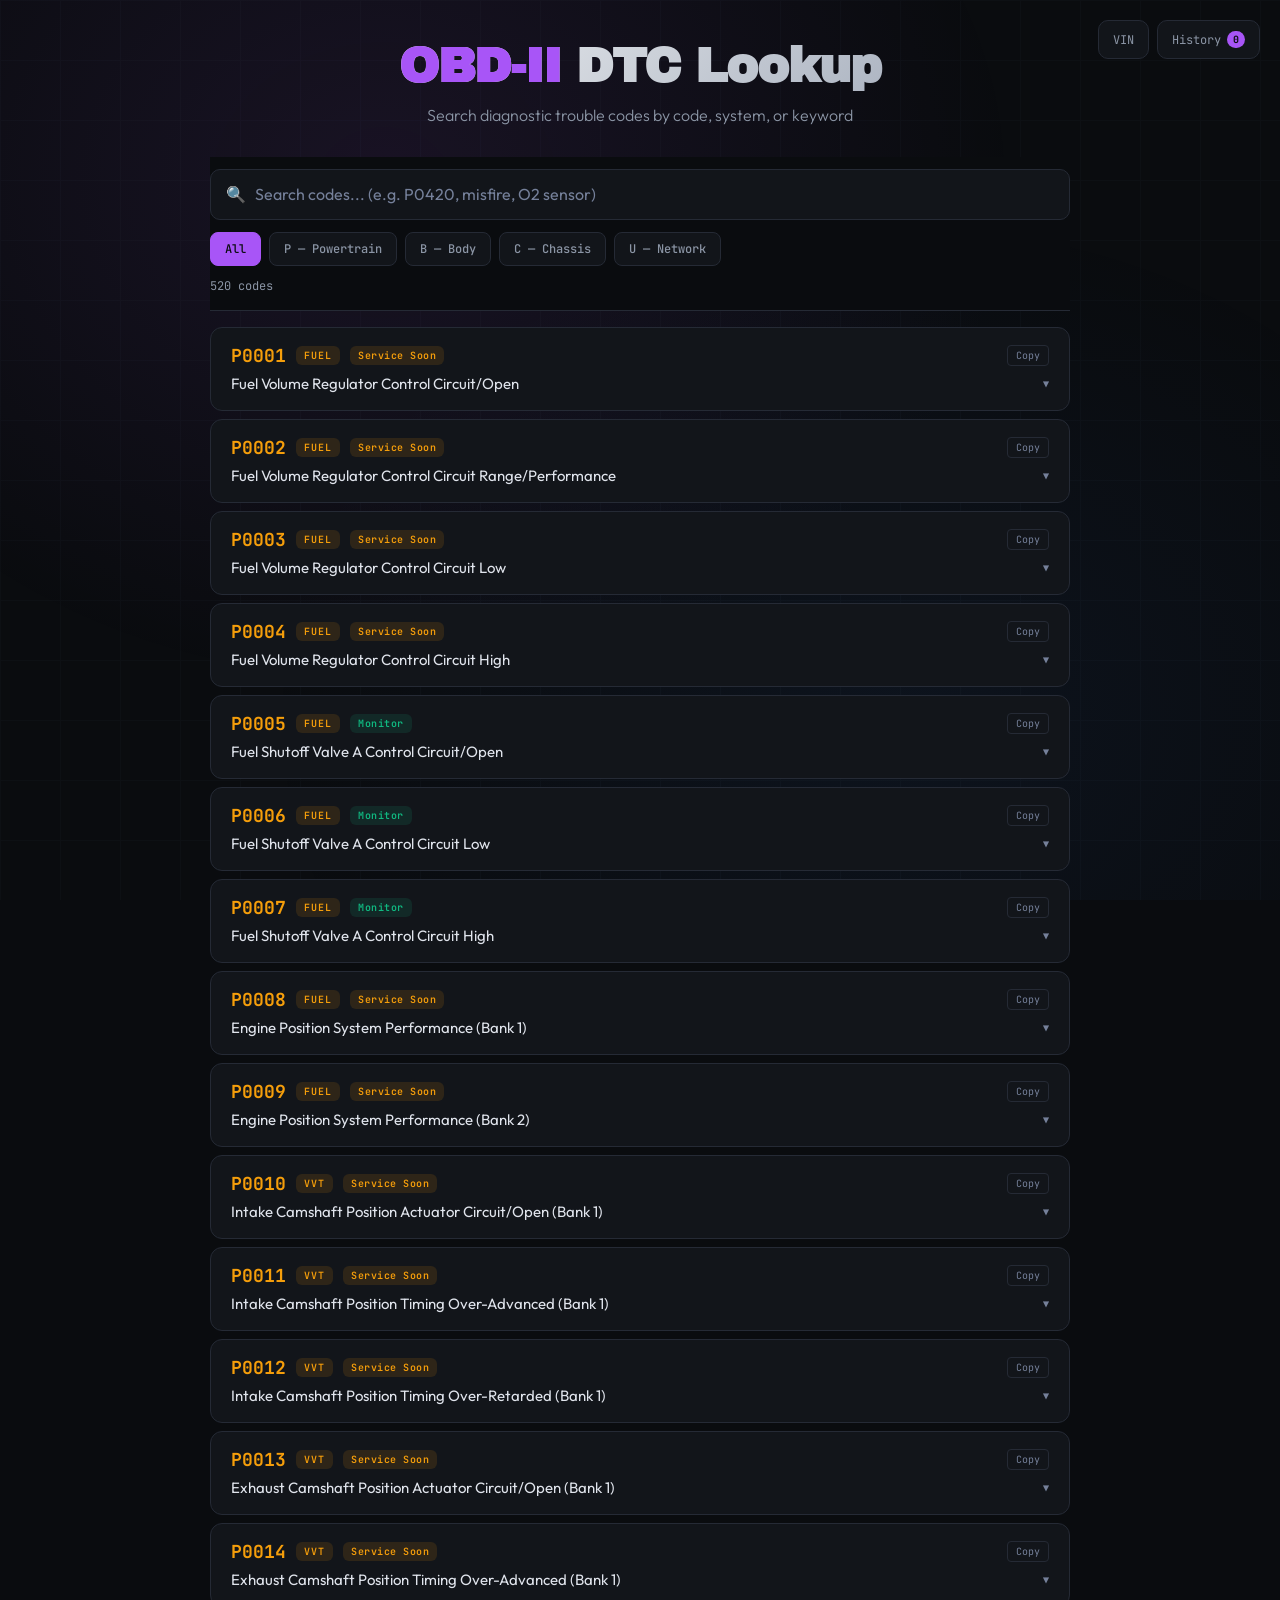
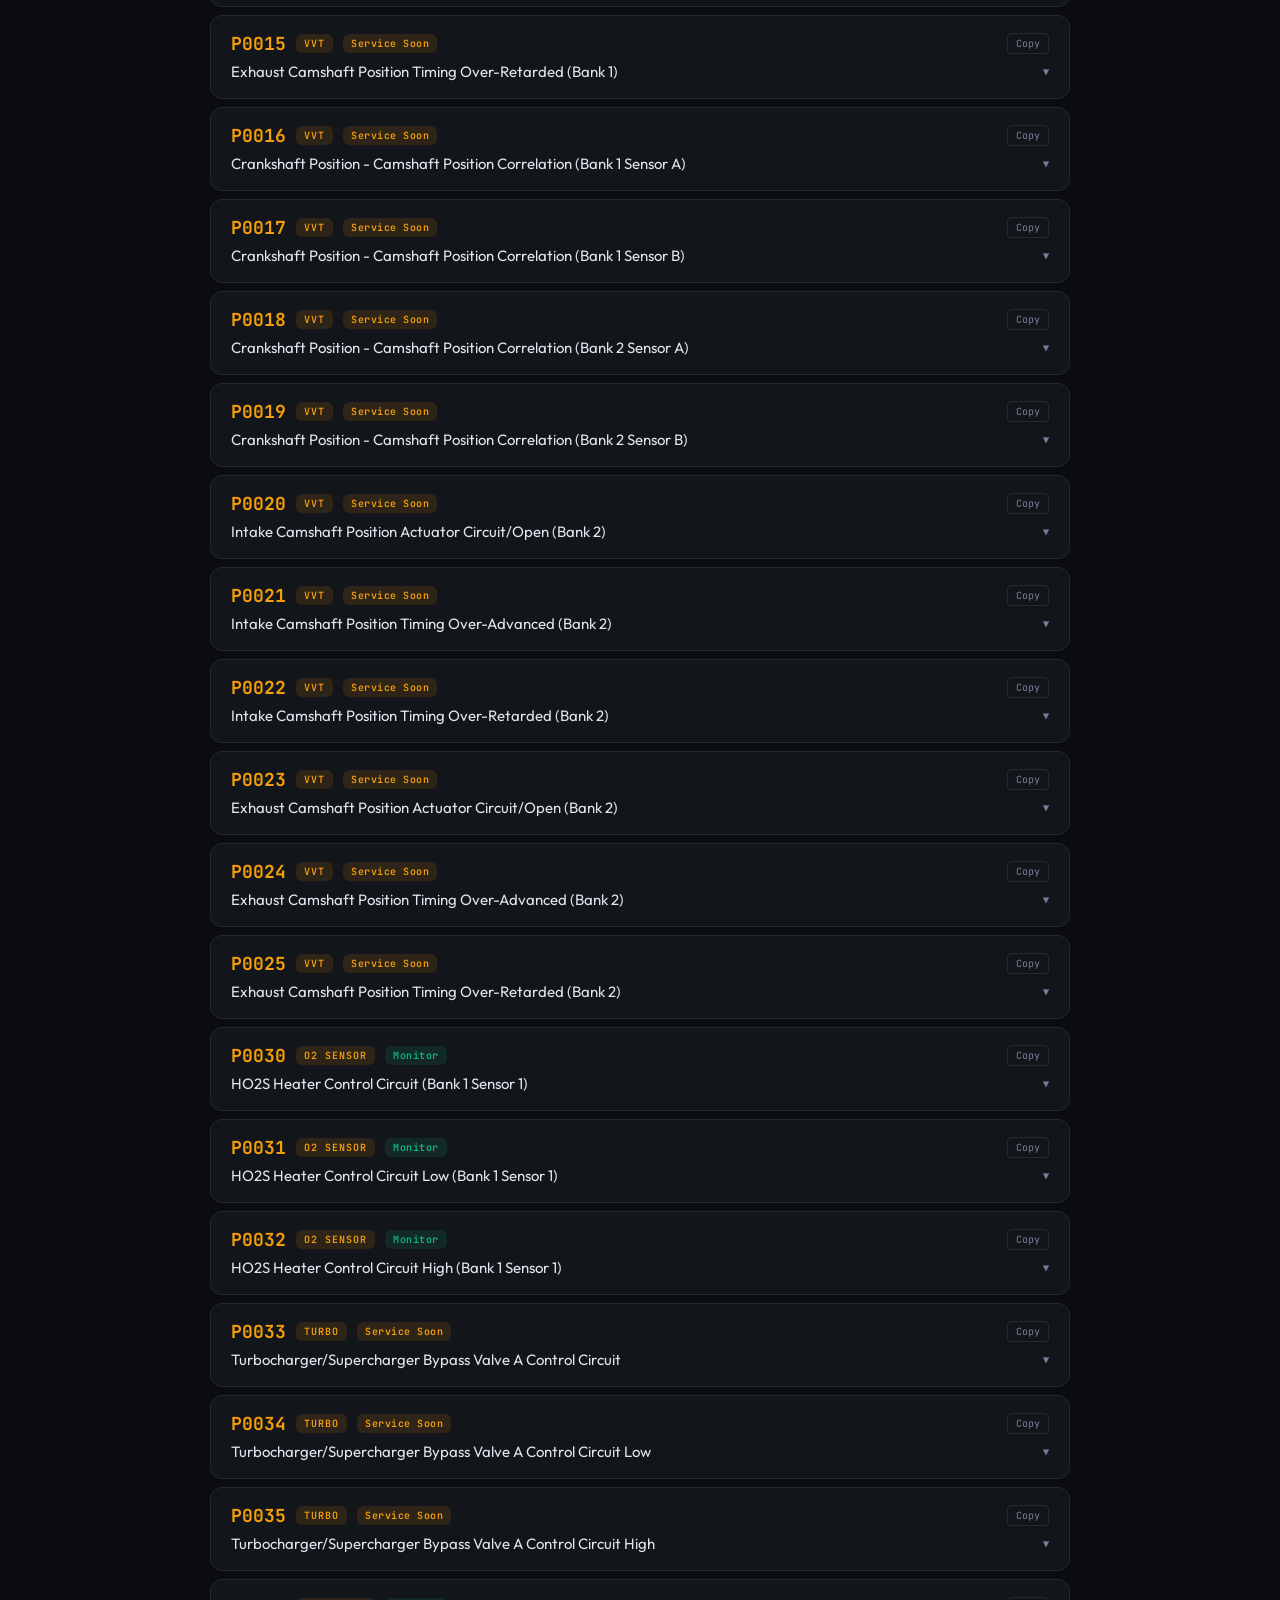
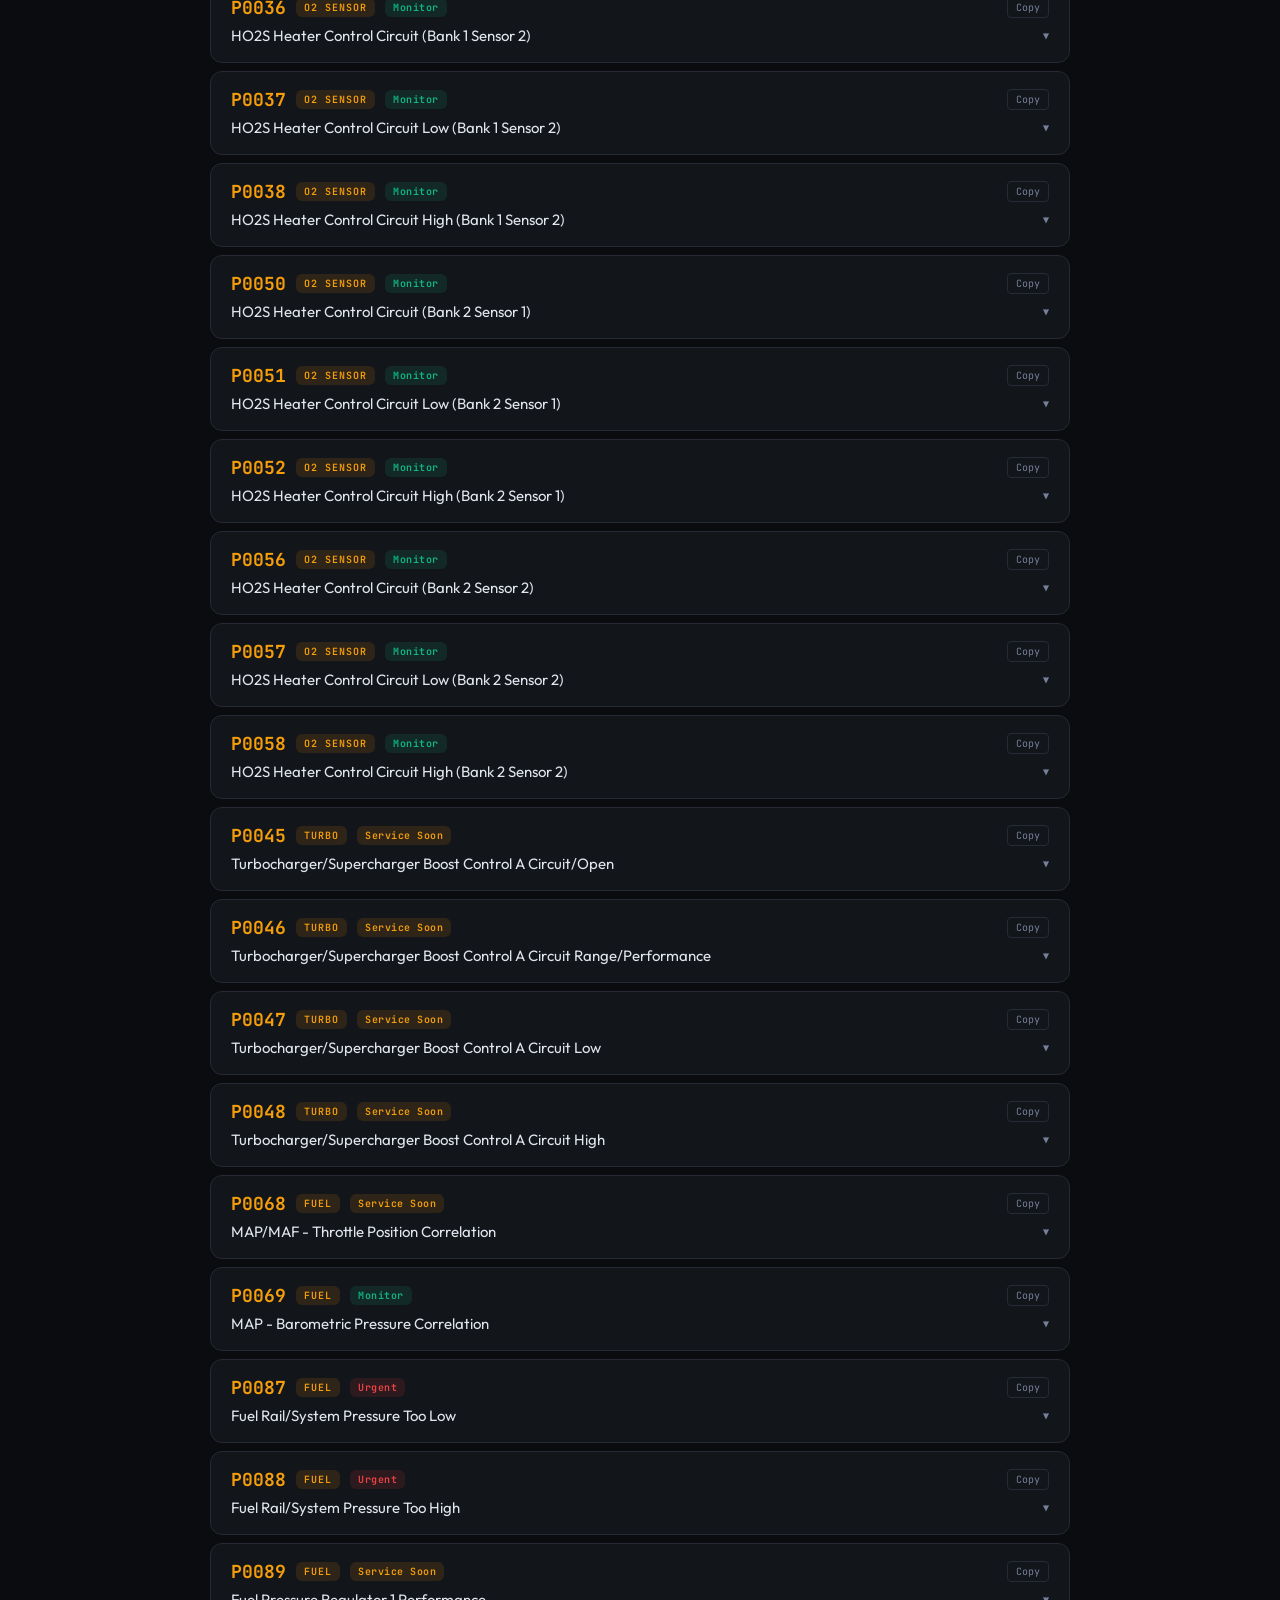
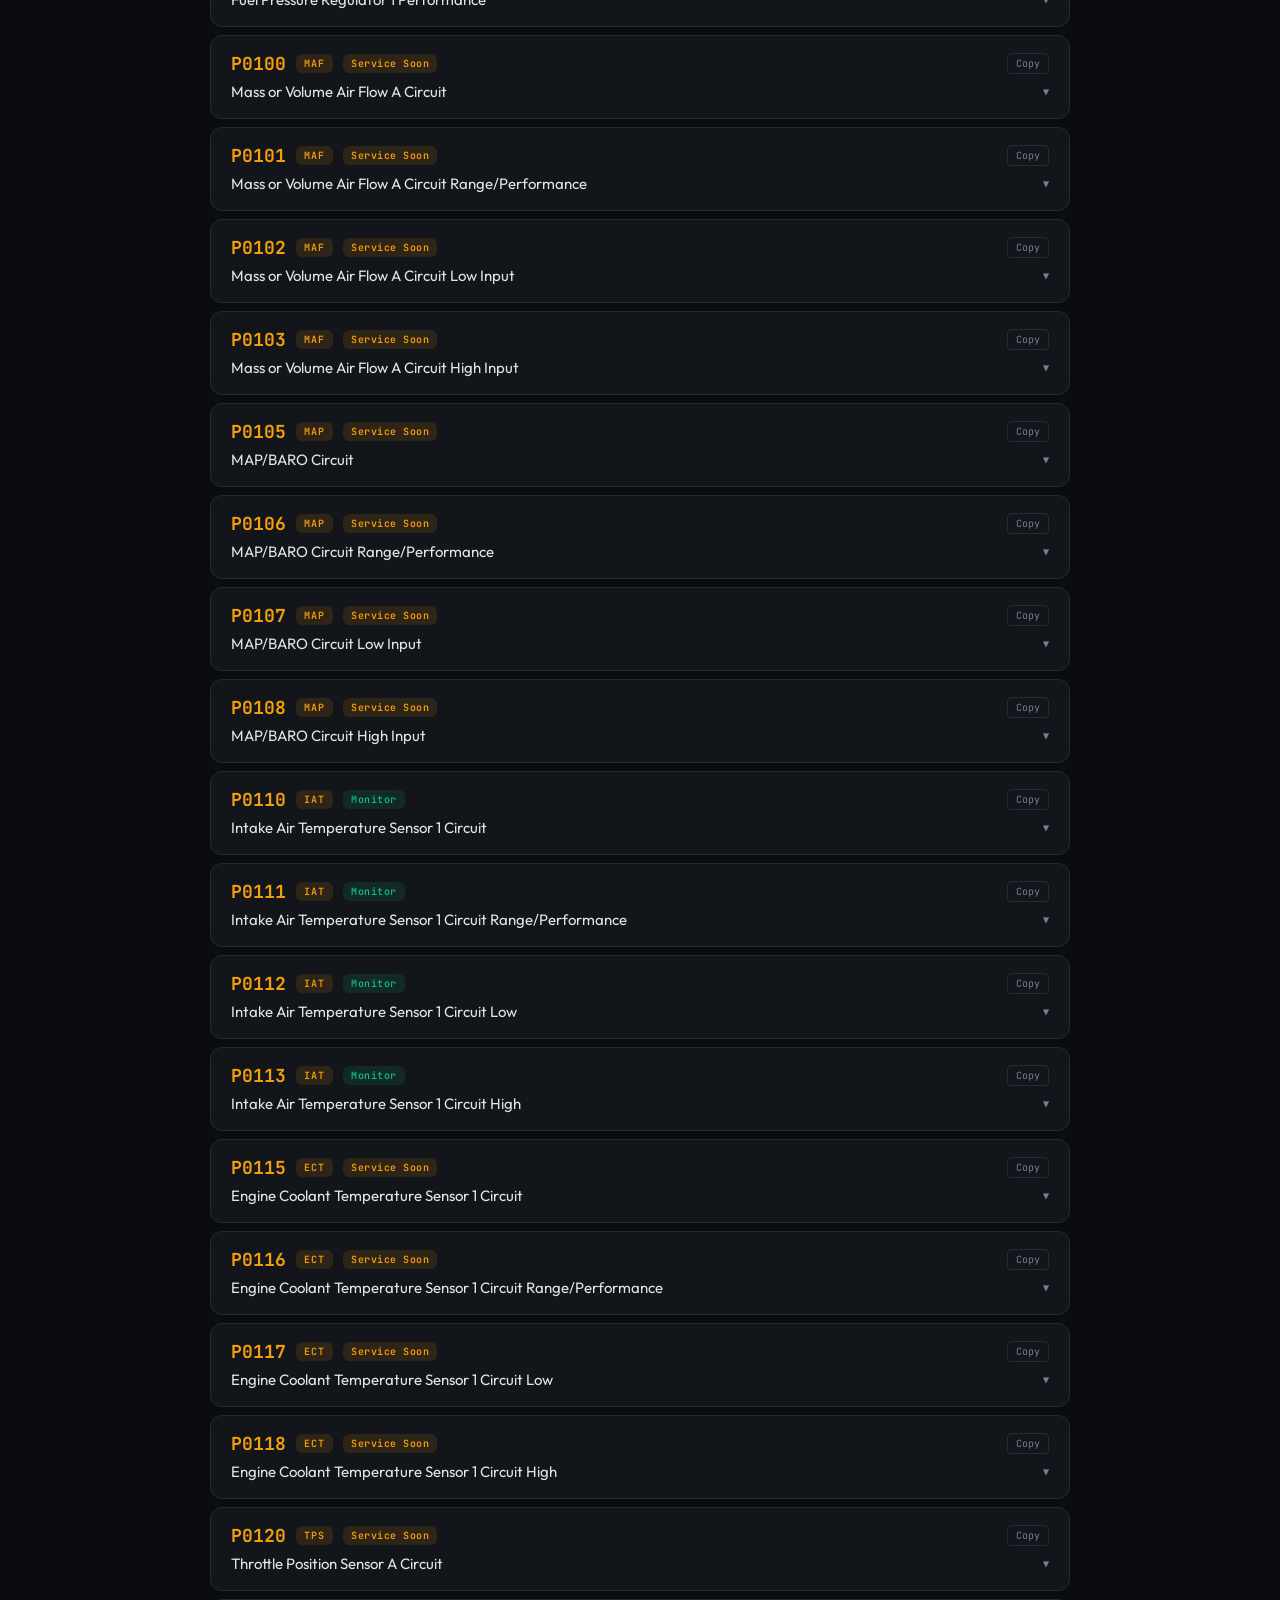
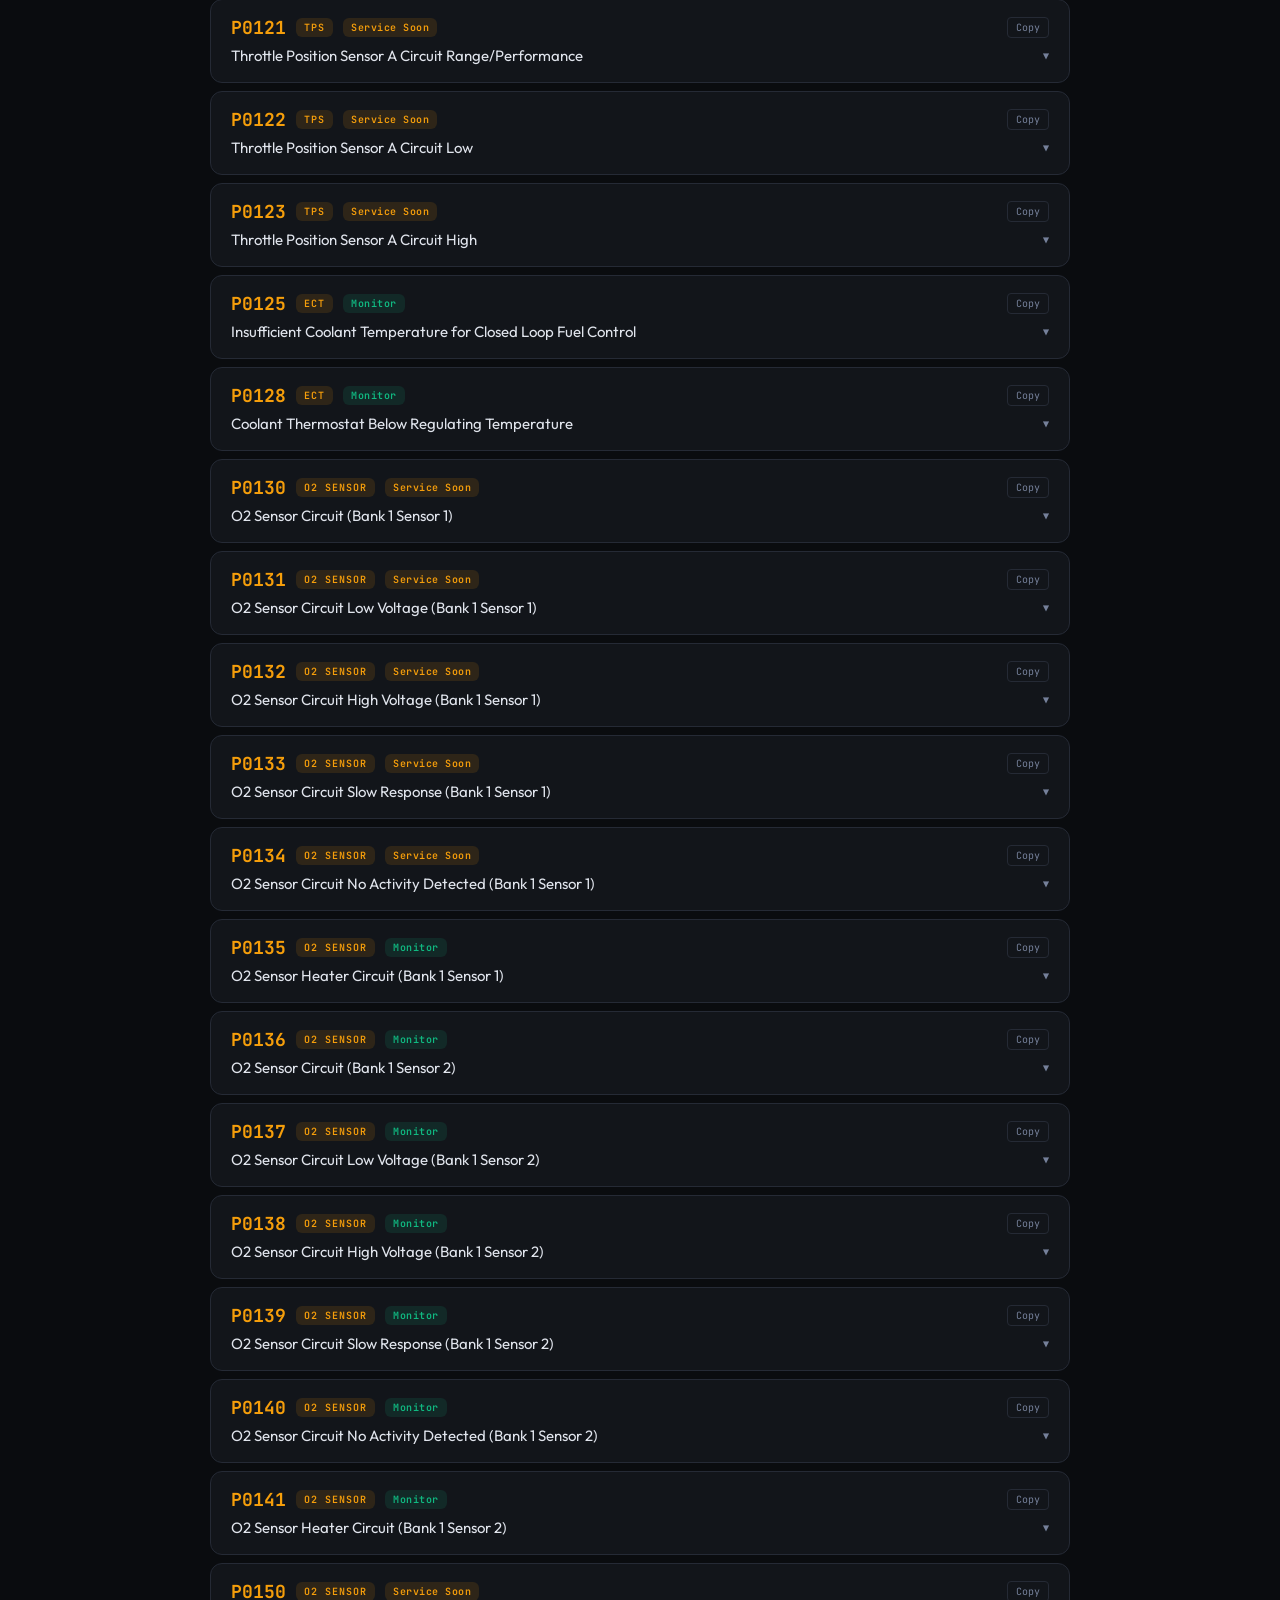
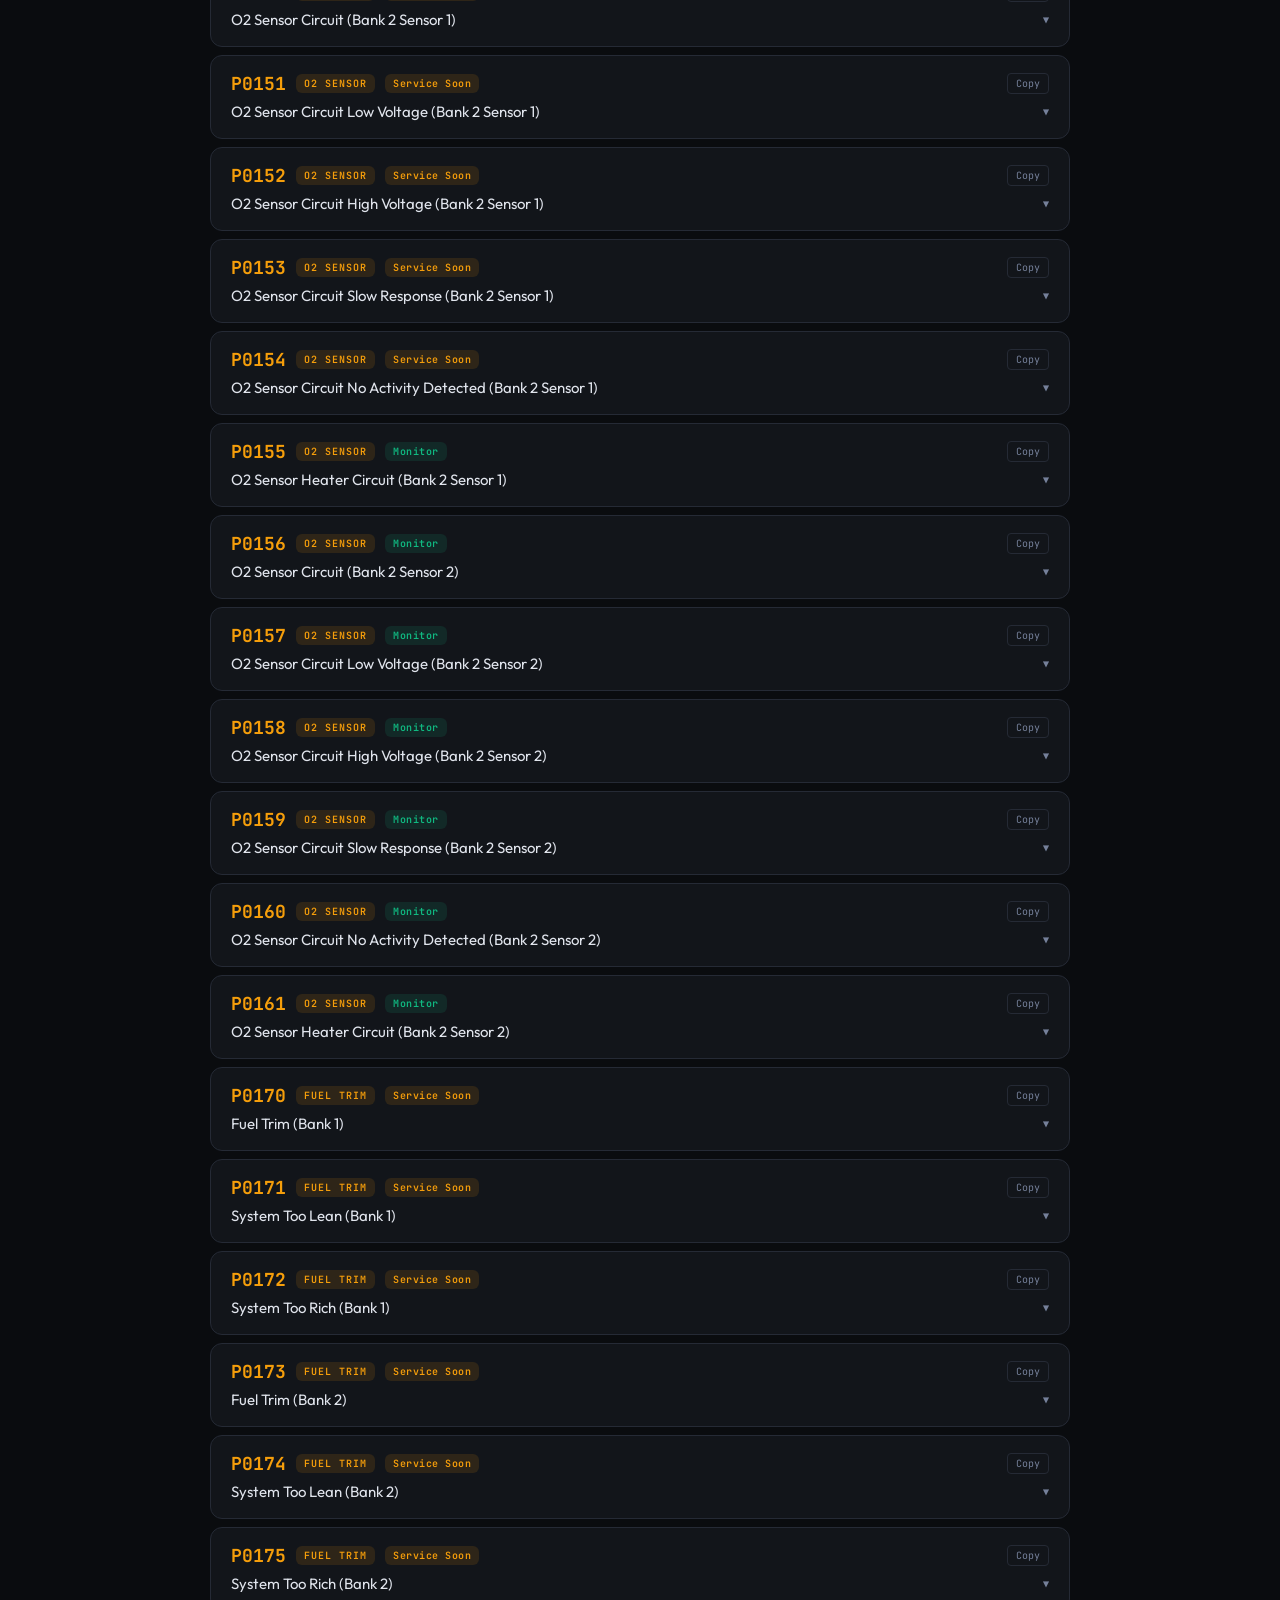
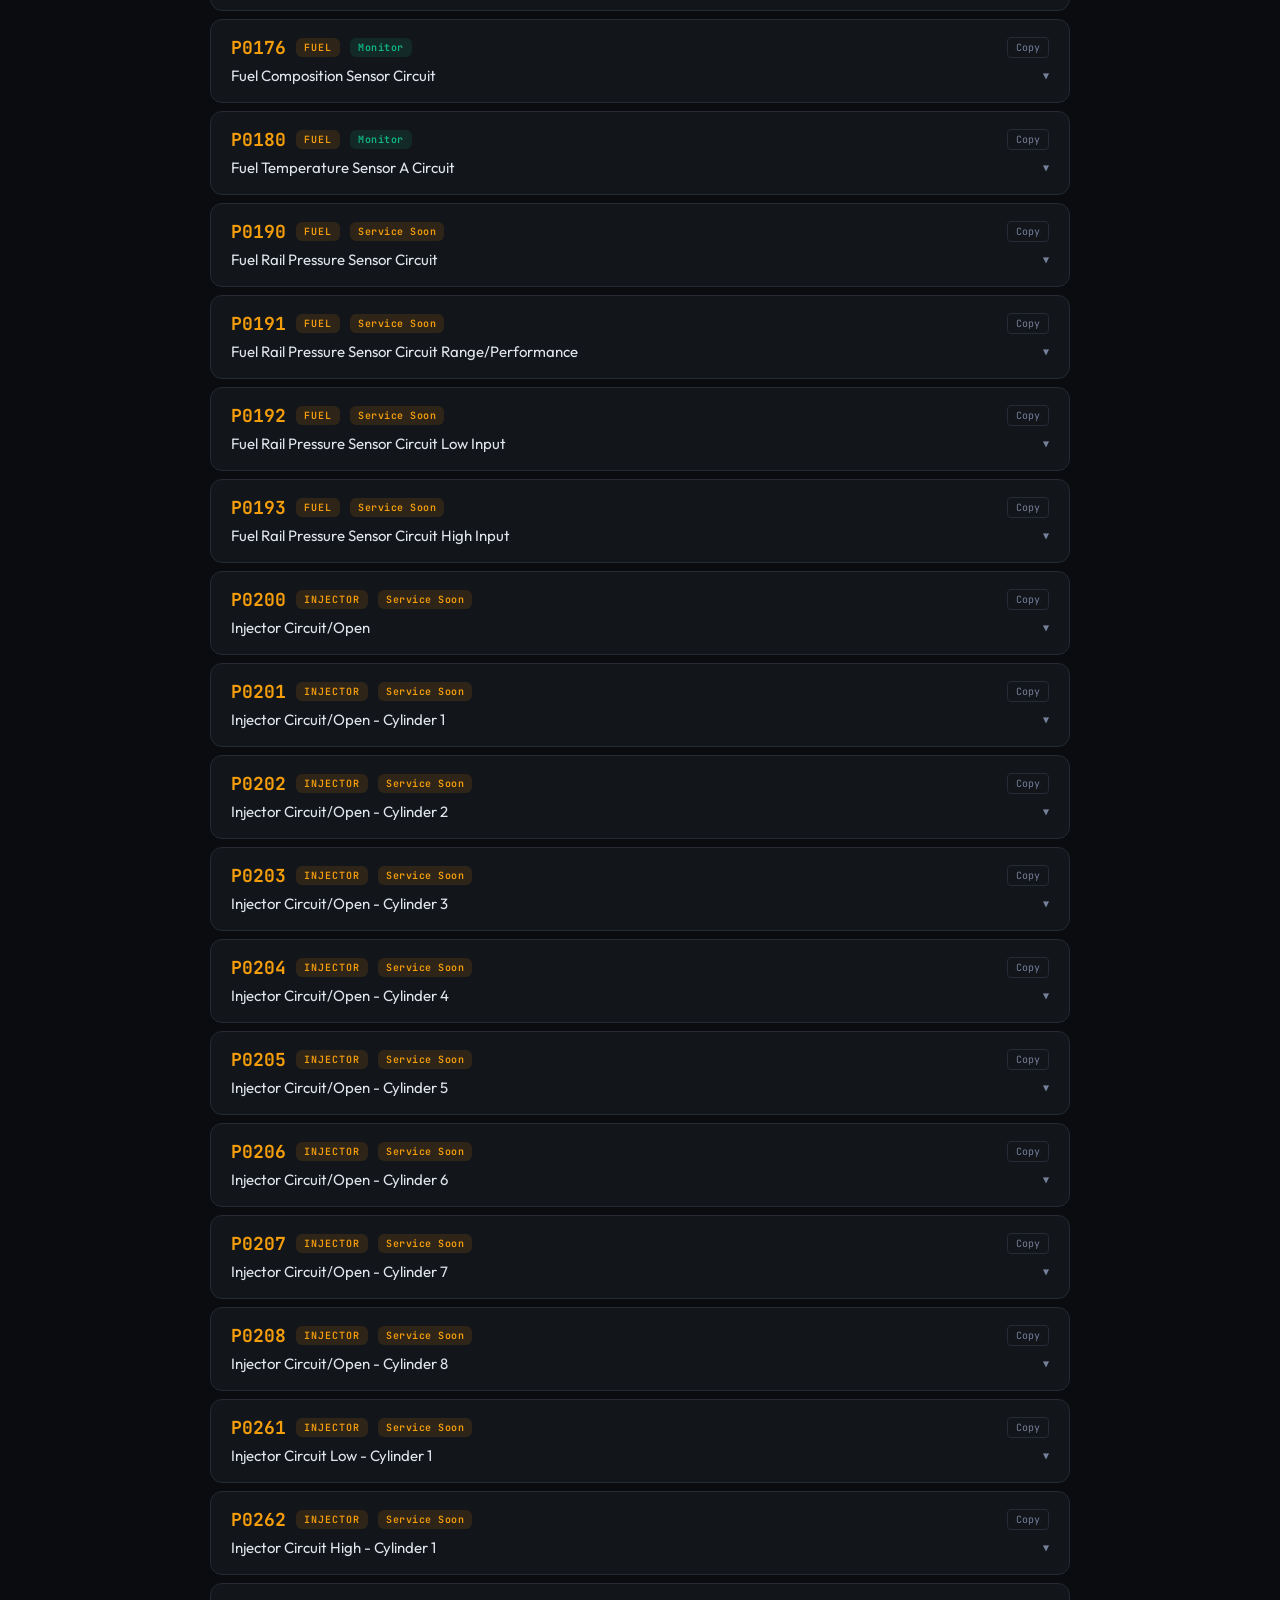
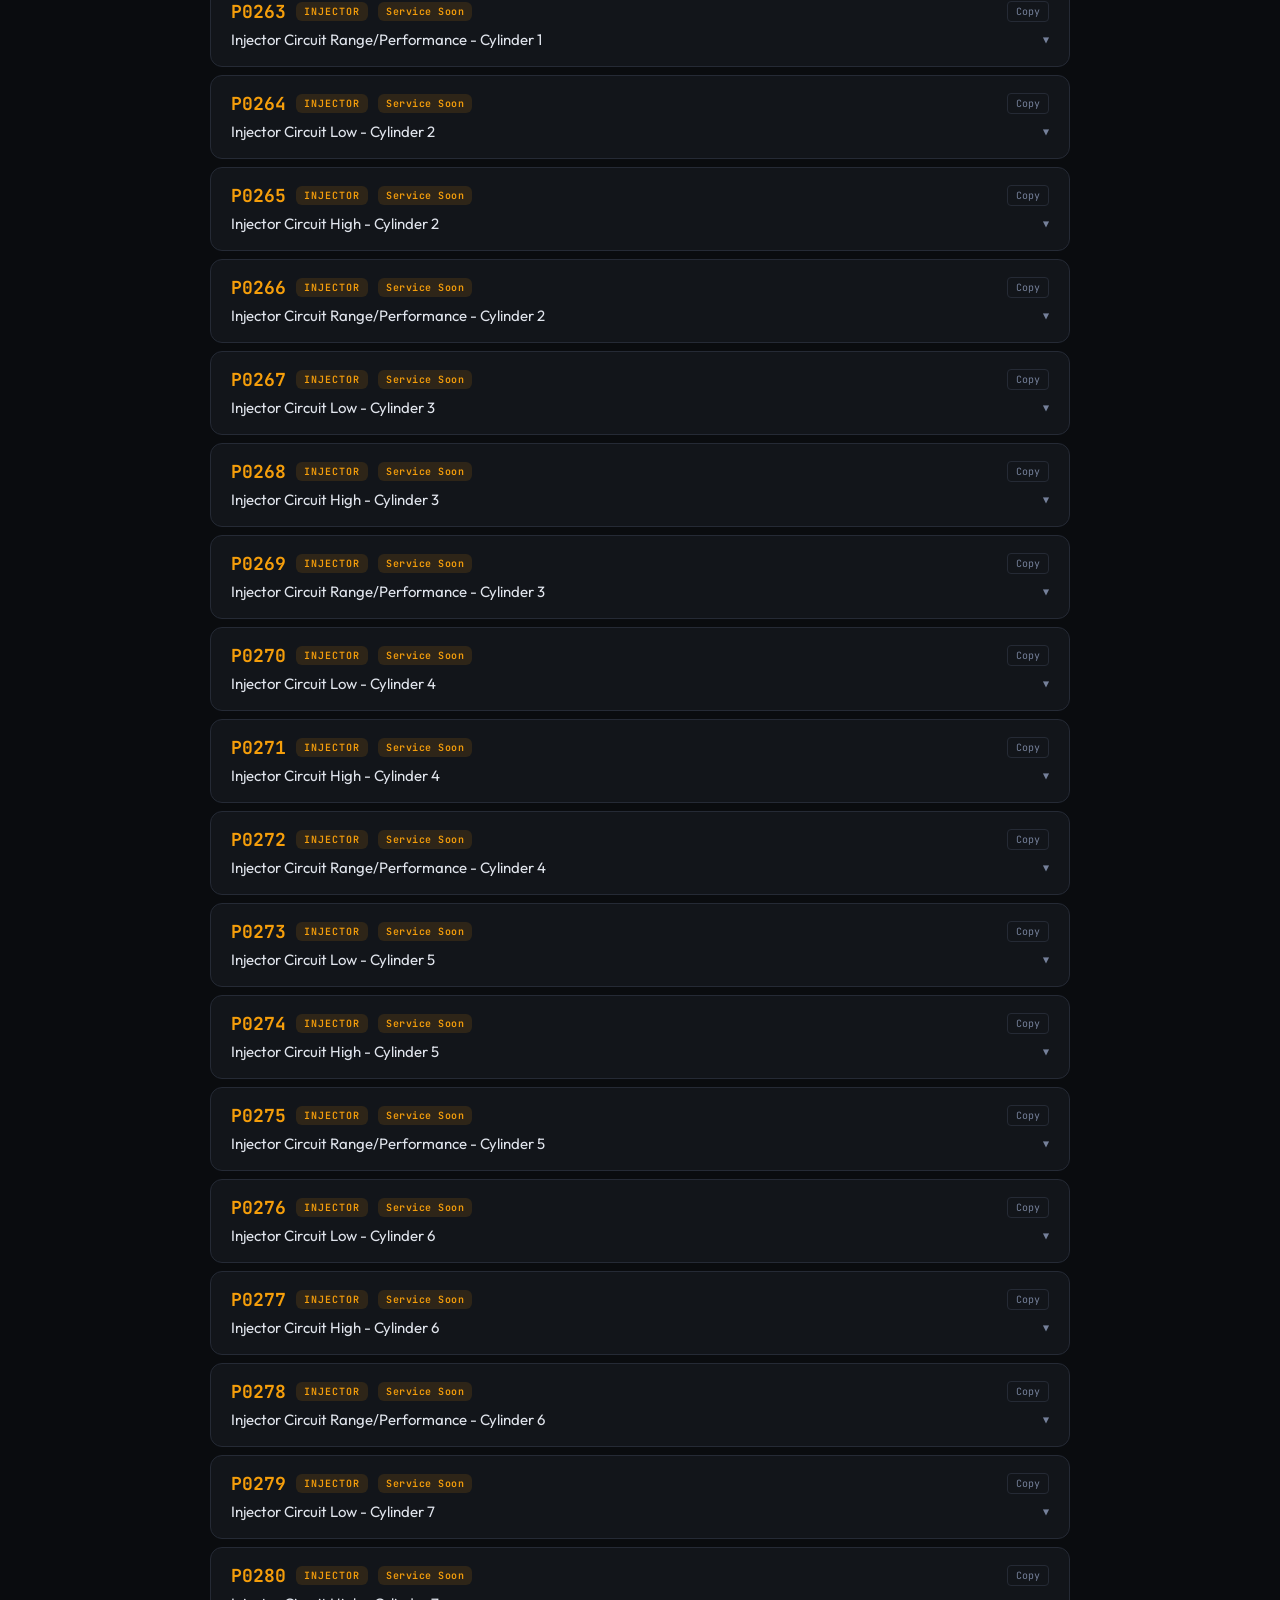
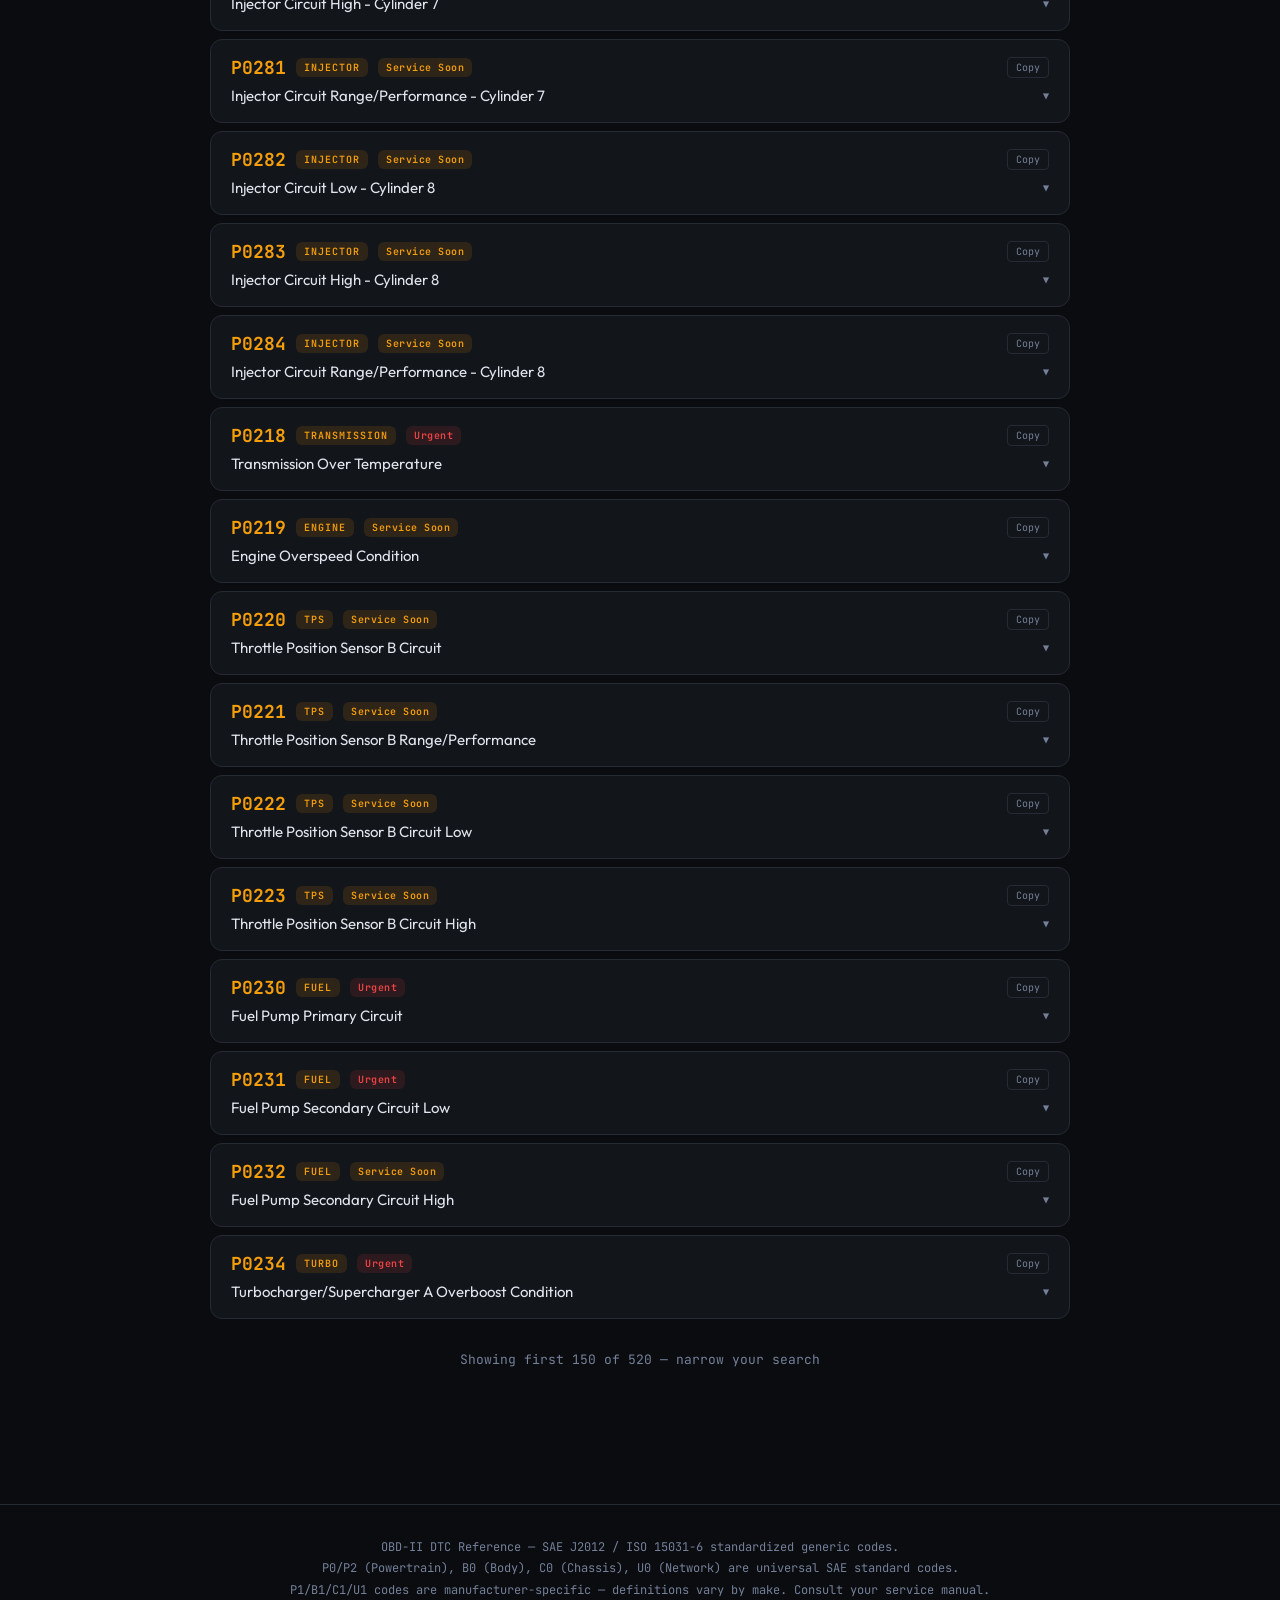
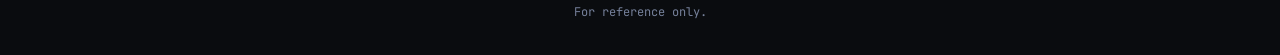
<file: dtc.html>
<!DOCTYPE html>
<html lang="en">
<head>
<meta charset="UTF-8">
<meta name="viewport" content="width=device-width, initial-scale=1.0">
<meta name="theme-color" content="#a855f7">
<meta name="color-scheme" content="dark">
<meta name="apple-mobile-web-app-capable" content="yes">
<meta name="apple-mobile-web-app-status-bar-style" content="black-translucent">
<meta name="apple-mobile-web-app-title" content="DTC Lookup">
<meta name="description" content="Free OBD-II DTC code lookup — search diagnostic trouble codes with common causes, severity, and related codes">
<meta property="og:type" content="website">
<meta property="og:title" content="DTC Lookup — Free OBD-II Trouble Code Reference">
<meta property="og:description" content="Search any OBD-II diagnostic trouble code. Get severity ratings, common causes, related codes, and technical notes. SAE J2012 / ISO 15031-6 standardized.">
<meta property="og:url" content="https://readmyvin.com/dtc">
<meta property="og:site_name" content="ReadMyVIN">
<meta property="og:image" content="https://readmyvin.com/og-image.png">
<meta name="twitter:card" content="summary_large_image">
<meta name="twitter:title" content="DTC Lookup - Free OBD-II Trouble Code Reference">
<meta name="twitter:description" content="Search any OBD-II diagnostic trouble code. Get severity ratings, common causes, related codes, and technical notes.">
<meta name="twitter:image" content="https://readmyvin.com/og-image.png">
<link rel="canonical" href="https://readmyvin.com/dtc">
<link rel="manifest" href="manifest.json">
<link rel="apple-touch-icon" href="icon-180x180.png">
<title>DTC Lookup — ReadMyVIN</title>
<script type="application/ld+json">
{
  "@context": "https://schema.org",
  "@type": "WebApplication",
  "name": "OBD-II DTC Lookup",
  "description": "Free OBD-II DTC code lookup — search diagnostic trouble codes with common causes, severity, and related codes.",
  "url": "https://readmyvin.com/dtc",
  "applicationCategory": "UtilityApplication",
  "operatingSystem": "Any",
  "offers": {
    "@type": "Offer",
    "price": "0",
    "priceCurrency": "USD"
  }
}
</script>
<link rel="icon" type="image/svg+xml" href="data:image/svg+xml,%3Csvg xmlns='http://www.w3.org/2000/svg' viewBox='0 0 32 32'%3E%3Crect width='32' height='32' rx='6' fill='%230a0c0f'/%3E%3Crect x='1' y='1' width='30' height='30' rx='5' fill='none' stroke='%23252a35' stroke-width='1'/%3E%3Ctext x='16' y='21' text-anchor='middle' font-family='monospace' font-weight='bold' font-size='12' fill='%23a855f7'%3EDTC%3C/text%3E%3C/svg%3E">
<link rel="preconnect" href="https://fonts.googleapis.com">
<link rel="preconnect" href="https://fonts.gstatic.com" crossorigin>
<link href="https://fonts.googleapis.com/css2?family=Archivo+Black&family=JetBrains+Mono:wght@400;500;700&family=Outfit:wght@300;400;500;600&display=swap" rel="stylesheet">
<style>
  *,*::before,*::after{margin:0;padding:0;box-sizing:border-box}
  html{overflow-x:hidden}
  :root{color-scheme:dark;--bg:#0a0c0f;--surface:#12151a;--surface2:#1a1e26;--border:#252a35;--border-glow:#2a3a4a;--text:#e0e4ec;--text-dim:#8b95a5;--text-muted:#75809a;--accent:#a855f7;--accent-dim:#a855f730;--accent-glow:#a855f718;--warn:#f59e0b;--error:#ef4444;--success:#10b981;--blue:#3b82f6;--purple:#a855f7;--p-color:#f59e0b;--u-color:#f87171;--b-color:#a78bfa;--c-color:#34d399}
  body{font-family:'Outfit',sans-serif;background:var(--bg);color:var(--text);min-height:100vh;overflow-x:hidden}
  body::before{content:'';position:fixed;inset:0;background:linear-gradient(var(--border)1px,transparent 1px),linear-gradient(90deg,var(--border)1px,transparent 1px);background-size:60px 60px;opacity:.15;pointer-events:none;z-index:0}
  body::after{content:'';position:fixed;inset:0;background:radial-gradient(ellipse at 30% 20%,var(--accent-glow)0%,transparent 50%),radial-gradient(ellipse at 70% 80%,#3b82f610 0%,transparent 50%);pointer-events:none;z-index:0}
  .app{position:relative;z-index:1;max-width:900px;margin:0 auto;padding:40px 20px 80px}
  .header{text-align:center;margin-bottom:32px}
  .header h1{font-family:'Archivo Black',sans-serif;font-size:clamp(32px,5vw,48px);letter-spacing:-1px;line-height:1.1;background:linear-gradient(135deg,#fff 0%,#99a3b3 100%);-webkit-background-clip:text;-webkit-text-fill-color:transparent}
  .header h1 .obd{-webkit-text-fill-color:var(--accent)}
  .header p{color:var(--text-dim);margin-top:12px;font-size:16px;font-weight:300}

  .fixed-btns{position:fixed;top:20px;right:20px;z-index:50;display:flex;gap:8px}
  .fixed-btn{display:flex;align-items:center;gap:6px;background:var(--surface);border:1px solid var(--border);color:var(--text-dim);font-family:'JetBrains Mono',monospace;font-size:12px;padding:10px 14px;border-radius:10px;cursor:pointer;transition:all .2s;text-decoration:none}
  .fixed-btn:hover{border-color:var(--accent);color:var(--accent)}
.fixed-btn:focus-visible{outline:2px solid var(--accent);outline-offset:2px}
  .fixed-btn .hcount{background:var(--accent);color:var(--bg);font-size:10px;font-weight:700;padding:2px 6px;border-radius:10px;min-width:18px;text-align:center}
  .top-btn{opacity:0;pointer-events:none;transform:translateY(-8px);transition:all .3s}
  .top-btn.visible{opacity:1;pointer-events:auto;transform:translateY(0)}

  .controls{position:sticky;top:0;z-index:10;background:var(--bg);padding:12px 0 16px;border-bottom:1px solid var(--border);margin-bottom:16px}
  .search-wrap{position:relative;margin-bottom:12px}
  .search-icon{position:absolute;left:16px;top:50%;transform:translateY(-50%);color:var(--text-dim);font-size:16px;pointer-events:none}
  .search-box{width:100%;padding:14px 16px 14px 44px;background:var(--surface);border:1px solid var(--border);border-radius:10px;color:var(--text);font-family:'JetBrains Mono',monospace;font-size:16px;outline:none;transition:border-color .2s,box-shadow .2s}
  .search-box:focus{border-color:var(--accent);box-shadow:0 0 0 3px var(--accent-dim)}
.search-box:focus-visible{outline:2px solid var(--accent);outline-offset:2px}
  .search-box::placeholder{color:var(--text-muted);font-family:'Outfit',sans-serif;font-weight:400}
  .multi-hint{display:none;font-family:'JetBrains Mono',monospace;font-size:11px;color:var(--accent);margin-top:6px}
  .multi-hint.show{display:block}

  .filter-row{display:flex;gap:8px;flex-wrap:wrap}
  .fbtn{padding:8px 14px;border-radius:8px;border:1px solid var(--border);background:var(--surface);color:var(--text-dim);cursor:pointer;font-family:'JetBrains Mono',monospace;font-size:12px;font-weight:500;transition:all .2s;user-select:none}
.fbtn:hover{border-color:var(--accent);color:var(--text)}
.fbtn:focus-visible{outline:2px solid var(--accent);outline-offset:2px}
.fbtn.on{background:var(--accent);border-color:var(--accent);color:var(--bg)}
  .fbtn.on-p{background:var(--p-color);border-color:var(--p-color);color:#000}
  .fbtn.on-u{background:var(--u-color);border-color:var(--u-color);color:#fff}
  .fbtn.on-b{background:var(--b-color);border-color:var(--b-color);color:#000}
  .fbtn.on-c{background:var(--c-color);border-color:var(--c-color);color:#000}
  .result-count{color:var(--text-dim);font-family:'JetBrains Mono',monospace;font-size:12px;margin-top:12px;display:block}

  /* Recent lookups drawer */
  .recent-overlay{position:fixed;inset:0;background:rgba(0,0,0,.5);z-index:90;opacity:0;pointer-events:none;transition:opacity .3s}
  .recent-overlay.open{opacity:1;pointer-events:auto}
  .recent-drawer{position:fixed;top:0;right:0;bottom:0;width:400px;max-width:90vw;background:var(--bg);border-left:1px solid var(--border);z-index:100;transform:translateX(100%);transition:transform .3s ease;display:flex;flex-direction:column}
  .recent-drawer.open{transform:translateX(0)}
  .recent-drawer-header{display:flex;justify-content:space-between;align-items:center;padding:16px 20px;border-bottom:1px solid var(--border);flex-shrink:0}
  .drawer-title{font-family:'JetBrains Mono',monospace;font-size:14px;font-weight:600;color:var(--text)}
  .drawer-close{background:none;border:none;color:var(--text-muted);font-size:18px;cursor:pointer;padding:4px 8px;border-radius:4px;transition:all .2s}
  .drawer-close:hover{background:var(--surface);color:var(--text)}
  .recent-controls{display:flex;gap:10px;padding:16px 20px;border-bottom:1px solid var(--border);flex-shrink:0}
  .recent-controls input{flex:1;font-family:'JetBrains Mono',monospace;font-size:13px;background:var(--surface);border:1px solid var(--border);border-radius:8px;padding:8px 12px;color:var(--text);outline:none}
  .recent-controls input:focus{border-color:var(--accent)}
  .recent-controls input::placeholder{color:var(--text-muted)}
  .recent-clear-btn{font-family:'JetBrains Mono',monospace;font-size:11px;background:none;border:1px solid var(--border);color:var(--text-muted);padding:8px 12px;border-radius:8px;cursor:pointer;transition:all .2s;white-space:nowrap}
  .recent-clear-btn:hover{border-color:var(--error);color:var(--error)}
  .recent-list{flex:1;overflow-y:auto}
  .recent-list-empty{padding:24px 20px;text-align:center;color:var(--text-muted);font-size:13px;font-family:'JetBrains Mono',monospace}
  .recent-item{display:flex;justify-content:space-between;align-items:center;padding:12px 20px;border-bottom:1px solid var(--border);cursor:pointer;transition:background .2s;gap:12px}
  .recent-item:last-child{border-bottom:none}
  .recent-item:hover{background:var(--surface)}
  .recent-item-left{flex:1;min-width:0}
  .recent-item-code{font-family:'JetBrains Mono',monospace;font-size:13px;font-weight:600;letter-spacing:1px}
  .recent-item-desc{font-size:12px;color:var(--text-dim);margin-top:2px;white-space:nowrap;overflow:hidden;text-overflow:ellipsis}
  .recent-item-date{font-family:'JetBrains Mono',monospace;font-size:11px;color:var(--text-muted);white-space:nowrap;flex-shrink:0}
  .recent-item-del{background:none;border:none;color:var(--text-muted);cursor:pointer;font-size:14px;padding:4px 8px;border-radius:4px;transition:color .2s;flex-shrink:0}
  .recent-item-del:hover{color:var(--error)}
  .recent-item.p .recent-item-code{color:var(--p-color)}
  .recent-item.u .recent-item-code{color:var(--u-color)}
  .recent-item.b .recent-item-code{color:var(--b-color)}
  .recent-item.c .recent-item-code{color:var(--c-color)}

  .recent-btn{font-family:'JetBrains Mono',monospace;font-size:12px;background:none;border:1px solid var(--border);color:var(--text-dim);padding:6px 12px;border-radius:8px;cursor:pointer;transition:all .2s}
  .recent-btn:hover{border-color:var(--accent);color:var(--accent)}

  /* DTC Cards */
  .dtc-list{display:flex;flex-direction:column;gap:8px}
  .dtc-card{background:var(--surface);border:1px solid var(--border);border-radius:12px;overflow:hidden;transition:border-color .3s}
  .dtc-card:hover{border-color:var(--border-glow)}
  .dtc-card-main{padding:16px 20px;cursor:pointer}
  .dtc-card-header{display:flex;align-items:center;gap:10px;margin-bottom:6px;flex-wrap:wrap}
  .dtc-code{font-family:'JetBrains Mono',monospace;font-size:18px;font-weight:700}
  .dtc-code.p{color:var(--p-color)}.dtc-code.u{color:var(--u-color)}.dtc-code.b{color:var(--b-color)}.dtc-code.c{color:var(--c-color)}
  .dtc-badge{font-family:'JetBrains Mono',monospace;font-size:10px;font-weight:600;text-transform:uppercase;padding:3px 8px;border-radius:6px;letter-spacing:1px}
  .dtc-badge.p{background:rgba(245,158,11,0.12);color:var(--p-color)}
  .dtc-badge.u{background:rgba(248,113,113,0.12);color:var(--u-color)}
  .dtc-badge.b{background:rgba(167,139,250,0.12);color:var(--b-color)}
  .dtc-badge.c{background:rgba(52,211,153,0.12);color:var(--c-color)}
  .sev{font-family:'JetBrains Mono',monospace;font-size:10px;font-weight:600;padding:3px 8px;border-radius:6px;letter-spacing:.5px}
  .sev-0{background:rgba(59,130,246,0.12);color:var(--blue)}
  .sev-1{background:rgba(16,185,129,0.12);color:var(--success)}
  .sev-2{background:rgba(245,158,11,0.12);color:var(--warn)}
  .sev-3{background:rgba(239,68,68,0.12);color:var(--error)}
  .dtc-desc{font-size:15px;color:var(--text);line-height:1.4}
  .dtc-copy{font-family:'JetBrains Mono',monospace;font-size:10px;color:var(--text-muted);background:none;border:1px solid var(--border);padding:3px 8px;border-radius:4px;cursor:pointer;transition:all .2s;margin-left:auto}
  .dtc-copy:hover{border-color:var(--accent);color:var(--accent)}
  .dtc-copy.copied{border-color:var(--success);color:var(--success)}

  /* Expandable detail */
.dtc-detail{max-height:0;overflow:hidden;transition:max-height .3s ease}
.dtc-card.open .dtc-detail{max-height:500px}
  .dtc-detail-inner{padding:0 20px 16px;border-top:1px solid var(--border)}
  .dtc-causes{margin-top:12px}
  .dtc-causes-label{font-family:'JetBrains Mono',monospace;font-size:10px;color:var(--text-muted);text-transform:uppercase;letter-spacing:1.5px;margin-bottom:8px}
  .dtc-cause{font-size:14px;color:var(--text-dim);padding:4px 0;line-height:1.4}
  .dtc-cause::before{content:'•';color:var(--accent);margin-right:8px}
.dtc-related{margin-top:12px}
.dtc-related-label{font-family:'JetBrains Mono',monospace;font-size:10px;color:var(--text-muted);text-transform:uppercase;letter-spacing:1.5px;margin-bottom:8px}
.dtc-related-code{font-family:'JetBrains Mono',monospace;font-size:12px;font-weight:600;padding:4px 10px;border-radius:6px;border:1px solid var(--border);background:var(--surface2);cursor:pointer;transition:all .2s;display:inline-block;margin:2px 4px 2px 0}
.dtc-related-code:hover{border-color:var(--accent);color:var(--accent)}
.dtc-tooltip{position:fixed;display:none;z-index:1000;background:var(--surface2);border:1px solid var(--border-glow);color:var(--text);font-size:13px;padding:10px 14px;border-radius:8px;max-width:300px;box-shadow:0 4px 12px rgba(0,0,0,0.3);pointer-events:none}
.dtc-tooltip.visible{display:block}
.dtc-card.keyboard-focus{outline:2px solid var(--accent);outline-offset:2px}
.dtc-suggestion{margin-top:12px;text-align:center}
.dtc-suggestion span{color:var(--accent);cursor:pointer;text-decoration:underline}
.dtc-tech{margin-top:12px}
.dtc-tech-label{font-family:'JetBrains Mono',monospace;font-size:10px;color:var(--accent);text-transform:uppercase;letter-spacing:1.5px;margin-bottom:8px}
.dtc-tech-note{font-size:13px;color:var(--text-dim);line-height:1.5;font-style:italic}
  .dtc-expand-hint{font-family:'JetBrains Mono',monospace;font-size:10px;color:var(--text-muted);float:right;margin-top:-16px}
  .dtc-card.open .dtc-expand-hint{display:none}

  .empty-state{text-align:center;padding:48px 20px;color:var(--text-muted)}
  .empty-state p{font-size:16px;margin-bottom:8px}

  .footer{text-align:center;padding:32px 16px;color:var(--text-muted);font-size:12px;font-family:'JetBrains Mono',monospace;border-top:1px solid var(--border);margin-top:32px;line-height:1.8}

  @media(max-width:600px){
    .app{padding:70px 16px 60px}
    .header{margin-bottom:24px}
    .header h1{font-size:clamp(28px,6vw,36px)}
    .header p{font-size:14px}
    .search-box{font-size:14px;padding:12px 14px 12px 40px}
    .fbtn{padding:6px 10px;font-size:11px}
    .dtc-card-main{padding:14px 16px}
    .dtc-code{font-size:16px}
    .dtc-desc{font-size:14px}
    .dtc-detail-inner{padding:0 16px 14px}
    .fixed-btns{top:12px;right:12px}
    .fixed-btn{font-size:11px;padding:8px 10px}
  }
  @media(prefers-reduced-motion:reduce){
    *,.dtc-detail,.recent-drawer{transition:none!important;animation:none!important}
  }
</style>
</head>
<body>
<div class="app">
  <div class="header">
    <h1><span class="obd">OBD-II</span> DTC Lookup</h1>
    <p>Search diagnostic trouble codes by code, system, or keyword</p>
  </div>

  <div class="controls">
    <div class="search-wrap">
      <span class="search-icon">🔍</span>
      <input type="text" class="search-box" id="search" placeholder="Search codes... (e.g. P0420, misfire, O2 sensor)" autocomplete="off" autocorrect="off">
      <div class="multi-hint" id="multiHint">Multiple codes detected — showing all matches</div>
    </div>
    <div class="filter-row">
      <button class="fbtn on" data-f="all" onclick="filt('all',this)" aria-pressed="true">All</button>
      <button class="fbtn" data-f="P" onclick="filt('P',this)" aria-pressed="false">P — Powertrain</button>
      <button class="fbtn" data-f="B" onclick="filt('B',this)" aria-pressed="false">B — Body</button>
      <button class="fbtn" data-f="C" onclick="filt('C',this)" aria-pressed="false">C — Chassis</button>
      <button class="fbtn" data-f="U" onclick="filt('U',this)" aria-pressed="false">U — Network</button>
    </div>
    <span class="result-count" id="cnt" aria-live="polite"></span>
  </div>

  <div class="dtc-list" id="dtcList" role="list"></div>
  <div class="empty-state" id="empty" style="display:none"><p>No codes match</p><span>Try different keywords or clear filters.</span></div>
</div>

<div class="fixed-btns">
  <button class="fixed-btn top-btn" id="topBtn" onclick="window.scrollTo({top:0,behavior:'smooth'})">↑ Top</button>
  <a href="/" class="fixed-btn">VIN</a>
  <button class="fixed-btn" id="recentBtn" onclick="toggleRecent()">History <span class="hcount" id="recentCount">0</span></button>
</div>

<div class="recent-overlay" id="recentOverlay" onclick="toggleRecent()"></div>
<div class="recent-drawer" id="recentDrawer" role="dialog" aria-modal="true" aria-label="Search History">
  <div class="recent-drawer-header">
    <span class="drawer-title">History</span>
    <button class="drawer-close" onclick="toggleRecent()">✕</button>
  </div>
  <div class="recent-controls">
    <input type="text" id="recentSearch" placeholder="Search history..." oninput="renderRecent()">
    <button class="recent-clear-btn" onclick="clearRecent()">Clear All</button>
  </div>
  <div class="recent-list" id="recentList"></div>
</div>

<div class="dtc-tooltip" id="dtcTooltip"></div>
<div class="footer">
  OBD-II DTC Reference — SAE J2012 / ISO 15031-6 standardized generic codes.<br>
  P0/P2 (Powertrain), B0 (Body), C0 (Chassis), U0 (Network) are universal SAE standard codes.<br>
  P1/B1/C1/U1 codes are manufacturer-specific — definitions vary by make. Consult your service manual.<br>
  For reference only.
</div>

<script>
// Format: [code, category, system, description, severity, causes, related, techNote]
// severity: 0=info, 1=monitor, 2=service soon, 3=urgent
// causes: pipe-separated string, related: pipe-separated codes
const SEV_LABELS=['Info','Monitor','Service Soon','Urgent'];
const D=[
// ===== FUEL & AIR =====
["P0001","P","Fuel","Fuel Volume Regulator Control Circuit/Open",2,"Faulty fuel pressure regulator|Wiring issue to fuel regulator|ECM failure","P0002|P0003|P0004","The fuel volume regulator controls fuel pump flow rate back to the tank. The PCM sends PWM signals to control regulator position. An open circuit means no return signal is detected — typically a failed regulator, wiring fault, or ECM driver issue."],
["P0002","P","Fuel","Fuel Volume Regulator Control Circuit Range/Performance",2,"Fuel pressure regulator malfunction|Clogged fuel filter|Wiring issue","P0001|P0003","The PCM monitors fuel pressure at the rail and compares it to expected values. When pressure readings fall outside the programmed range for the given command, the regulator circuit has failed to perform as specified."],
["P0003","P","Fuel","Fuel Volume Regulator Control Circuit Low",2,"Short in fuel regulator circuit|Faulty regulator|ECM issue","P0001|P0002","The PCM detects low voltage or current in the fuel volume regulator control circuit. This indicates a short to ground, failed regulator internal circuit, or ECM output driver malfunction."],
["P0004","P","Fuel","Fuel Volume Regulator Control Circuit High",2,"","P0001","The PCM detects excessive voltage or current in the fuel volume regulator circuit, indicating a short to power or failed regulator internal components."],
["P0005","P","Fuel","Fuel Shutoff Valve A Control Circuit/Open",1,"","","The fuel shutoff valve controls fuel delivery to the engine for shutdown and safety. An open circuit indicates the PCM cannot control the valve — wiring fault, failed valve, or ECM driver issue."],
["P0006","P","Fuel","Fuel Shutoff Valve A Control Circuit Low",1,"","","The PCM monitors voltage on the fuel shutoff valve control circuit. Low voltage indicates a short to ground, faulty valve, or wiring issue."],
["P0007","P","Fuel","Fuel Shutoff Valve A Control Circuit High",1,"","","The PCM monitors voltage on the fuel shutoff valve circuit. High voltage indicates a short to power, wiring issue, or faulty valve."],
["P0008","P","Fuel","Engine Position System Performance (Bank 1)",2,"Timing chain stretched|Timing chain tensioner failure|Cam/crank sensor issue","P0009|P0016","The PCM compares crankshaft and camshaft position signals to verify valve timing. Bank 1 timing error indicates the timing chain has jumped teeth or stretched beyond specification, affecting engine performance and emissions."],
["P0009","P","Fuel","Engine Position System Performance (Bank 2)",2,"Timing chain stretched|Timing chain tensioner failure|Cam/crank sensor issue","P0008|P0018","The PCM compares crankshaft and camshaft position signals to verify valve timing. Bank 2 timing error indicates the timing chain has jumped teeth or stretched beyond specification on the second bank of cylinders."],
// ===== VVT =====
["P0010","P","VVT","Intake Camshaft Position Actuator Circuit/Open (Bank 1)",2,"Faulty VVT solenoid|Oil control valve wiring|Low oil level/pressure","P0011|P0012","The Variable Valve Timing (VVT) system uses oil control solenoids to actuate camshaft phasers. The PCM sends PWM signals to the solenoid to direct oil flow. An open circuit means the solenoid is not responding to PCM commands."],
["P0011","P","VVT","Intake Camshaft Position Timing Over-Advanced (Bank 1)",2,"Dirty engine oil|Faulty VVT solenoid|Timing chain stretched|Oil control valve stuck","P0010|P0012|P0021","The PCM monitors camshaft position relative to crankshaft position. Over-advanced timing means the intake camshaft is rotating too far ahead of the crank. Oil sludge or worn phasers prevent the timing from holding the commanded position."],
["P0012","P","VVT","Intake Camshaft Position Timing Over-Retarded (Bank 1)",2,"Dirty engine oil|Faulty VVT solenoid|Timing chain stretched","P0010|P0011","The PCM monitors camshaft position relative to crankshaft position. Over-retarded timing means the intake camshaft is rotating behind the expected position. Worn phasers or low oil pressure prevents proper timing advancement."],
["P0013","P","VVT","Exhaust Camshaft Position Actuator Circuit/Open (Bank 1)",2,"Faulty VVT solenoid|Wiring issue|Low oil","P0014|P0015","The exhaust camshaft VVT solenoid controls phaser position for exhaust valve timing. The PCM commands the solenoid to direct oil pressure to advance or retard timing. An open circuit indicates no response to PCM commands."],
["P0014","P","VVT","Exhaust Camshaft Position Timing Over-Advanced (Bank 1)",2,"Dirty oil|VVT solenoid failure|Timing chain issue","P0013|P0015","The exhaust camshaft timing is over-advanced — the phaser has rotated farther than commanded by the PCM. This typically indicates a stuck phaser or failed oil control valve allowing unintended timing advance."],
["P0015","P","VVT","Exhaust Camshaft Position Timing Over-Retarded (Bank 1)",2,"Dirty oil|VVT solenoid failure|Timing chain issue","P0013|P0014","The exhaust camshaft timing is over-retarded — the phaser has not advanced as far as commanded. Worn phaser internals or low oil pressure prevents the phaser from reaching the commanded position."],
["P0016","P","VVT","Crankshaft Position - Camshaft Position Correlation (Bank 1 Sensor A)",2,"Timing chain jumped a tooth|Stretched timing chain|Faulty cam/crank sensor|VVT solenoid failure","P0017|P0008","The PCM expects a specific correlation between crankshaft and camshaft position sensors. When the signals don't match expected timing, the timing chain has jumped or the sensors are providing incorrect data."],
["P0017","P","VVT","Crankshaft Position - Camshaft Position Correlation (Bank 1 Sensor B)",2,"Timing chain jumped|Stretched chain|Faulty sensor","P0016","The second camshaft position sensor on Bank 1 does not correlate with crankshaft position. This indicates timing chain jumped teeth or a faulty sensor on the exhaust cam."],
["P0018","P","VVT","Crankshaft Position - Camshaft Position Correlation (Bank 2 Sensor A)",2,"Timing chain jumped|Stretched chain|Faulty sensor","P0019|P0009","Bank 2 camshaft position does not correlate with crankshaft position. On V-type engines, each bank has separate timing — this indicates timing chain issues on the second bank."],
["P0019","P","VVT","Crankshaft Position - Camshaft Position Correlation (Bank 2 Sensor B)",2,"Timing chain jumped|Stretched chain|Faulty sensor","P0018","The second Bank 2 camshaft sensor (typically exhaust) does not correlate with crankshaft position, indicating timing chain jumped or sensor fault."],
["P0020","P","VVT","Intake Camshaft Position Actuator Circuit/Open (Bank 2)",2,"","P0021","The Bank 2 intake camshaft VVT solenoid is not responding to PCM commands. This affects the second bank of cylinders on V-type engines."],
["P0021","P","VVT","Intake Camshaft Position Timing Over-Advanced (Bank 2)",2,"Dirty oil|VVT solenoid|Timing chain","P0020|P0011|P0022","Bank 2 intake camshaft timing is over-advanced — phaser has rotated past commanded position. Oil contamination or worn phaser components cause this condition."],
["P0022","P","VVT","Intake Camshaft Position Timing Over-Retarded (Bank 2)",2,"Dirty oil|VVT solenoid|Timing chain","P0021","Bank 2 intake camshaft timing is over-retarded — phaser has not advanced far enough. Low oil pressure or worn phaser prevents proper timing."],
["P0023","P","VVT","Exhaust Camshaft Position Actuator Circuit/Open (Bank 2)",2,"","P0024|P0025","Bank 2 exhaust camshaft VVT solenoid is not responding to PCM commands, affecting exhaust valve timing on the second bank."],
["P0024","P","VVT","Exhaust Camshaft Position Timing Over-Advanced (Bank 2)",2,"","P0023","Bank 2 exhaust camshaft timing is over-advanced — phaser rotated past commanded position due to stuck solenoid or phaser."],
["P0025","P","VVT","Exhaust Camshaft Position Timing Over-Retarded (Bank 2)",2,"","P0023","Bank 2 exhaust camshaft timing is over-retarded — phaser did not advance sufficiently due to low oil pressure or worn components."],
// ===== O2 SENSORS =====
["P0030","P","O2 Sensor","HO2S Heater Control Circuit (Bank 1 Sensor 1)",1,"Failed O2 sensor heater|Blown fuse|Wiring issue","P0031|P0032|P0135","The heated oxygen sensor includes a heating element to reach operating temperature quickly. The PCM monitors heater circuit resistance. When heater current is out of range, the sensor cannot properly measure exhaust oxygen."],
["P0031","P","O2 Sensor","HO2S Heater Control Circuit Low (Bank 1 Sensor 1)",1,"","P0030","The upstream O2 sensor heater circuit has low current draw — indicating a short to ground, failed heater element, or wiring issue preventing proper sensor warm-up."],
["P0032","P","O2 Sensor","HO2S Heater Control Circuit High (Bank 1 Sensor 1)",1,"","P0030","The upstream O2 sensor heater circuit has excessive current draw — indicating a short to power, failed heater element, or wiring issue."],
["P0033","P","Turbo","Turbocharger/Supercharger Bypass Valve A Control Circuit",2,"","","The turbocharger bypass valve recirculates compressed air back to the compressor inlet during throttle lift to prevent compressor surge. The PCM monitors the circuit — open circuit indicates wiring fault or failed valve actuator."],
["P0034","P","Turbo","Turbocharger/Supercharger Bypass Valve A Control Circuit Low",2,"","","The turbo bypass valve circuit shows low voltage — short to ground or failed valve motor preventing proper boost control."],
["P0035","P","Turbo","Turbocharger/Supercharger Bypass Valve A Control Circuit High",2,"","","The turbo bypass valve circuit shows excessive voltage — short to power or wiring issue affecting boost regulation."],
["P0036","P","O2 Sensor","HO2S Heater Control Circuit (Bank 1 Sensor 2)",1,"Failed O2 sensor heater|Blown fuse|Wiring open/short","P0037|P0038|P0141","The downstream (post-catalytic converter) O2 sensor heater circuit monitors the rear sensor's heating element. Proper heater operation is needed for accurate emissions monitoring during closed-loop operation."],
["P0037","P","O2 Sensor","HO2S Heater Control Circuit Low (Bank 1 Sensor 2)",1,"","P0036","The downstream O2 sensor heater circuit has low current — short to ground, failed heater, or wiring preventing sensor warm-up."],
["P0038","P","O2 Sensor","HO2S Heater Control Circuit High (Bank 1 Sensor 2)",1,"","P0036","The downstream O2 sensor heater circuit has excessive current draw — short to power or heater element short."],
["P0050","P","O2 Sensor","HO2S Heater Control Circuit (Bank 2 Sensor 1)",1,"Failed O2 sensor heater|Wiring issue","P0155","Bank 2 upstream O2 sensor heater circuit is malfunctioning. On V engines, Bank 2 is the second bank of cylinders."],
["P0051","P","O2 Sensor","HO2S Heater Control Circuit Low (Bank 2 Sensor 1)",1,"","P0050","Bank 2 upstream O2 heater circuit has low current — short to ground or failed heater element."],
["P0052","P","O2 Sensor","HO2S Heater Control Circuit High (Bank 2 Sensor 1)",1,"","P0050","Bank 2 upstream O2 heater circuit has excessive current — short to power or internal heater short."],
["P0056","P","O2 Sensor","HO2S Heater Control Circuit (Bank 2 Sensor 2)",1,"","P0161","Bank 2 downstream (post-cat) O2 sensor heater circuit is not functioning properly, affecting emissions monitoring accuracy."],
["P0057","P","O2 Sensor","HO2S Heater Control Circuit Low (Bank 2 Sensor 2)",1,"","P0056","Bank 2 downstream O2 heater circuit shows low current — short to ground or heater failure."],
["P0058","P","O2 Sensor","HO2S Heater Control Circuit High (Bank 2 Sensor 2)",1,"","P0056","Bank 2 downstream O2 heater circuit shows excessive current — short to power or internal short."],
// ===== TURBO =====
["P0045","P","Turbo","Turbocharger/Supercharger Boost Control A Circuit/Open",2,"Faulty wastegate solenoid|Boost control valve wiring|Vacuum leak","P0046|P0299","The turbo boost control system uses a solenoid to control wastegate operation and boost pressure. An open circuit means the PCM cannot control boost — wiring fault or failed solenoid."],
["P0046","P","Turbo","Turbocharger/Supercharger Boost Control A Circuit Range/Performance",2,"","P0045","The boost pressure sensor signal does not match expected values for the commanded boost. This indicates boost control system malfunction."],
["P0047","P","Turbo","Turbocharger/Supercharger Boost Control A Circuit Low",2,"","P0045","The boost control solenoid circuit shows low voltage — short to ground or failed solenoid preventing proper boost regulation."],
["P0048","P","Turbo","Turbocharger/Supercharger Boost Control A Circuit High",2,"","P0045","The boost control solenoid circuit shows excessive voltage — short to power or wiring issue affecting turbo boost."],
// ===== AIR METERING / MAF =====
["P0068","P","Fuel","MAP/MAF - Throttle Position Correlation",2,"Dirty throttle body|Vacuum leak|Faulty MAP or MAF sensor|Faulty TPS","P0101|P0121"],
["P0069","P","Fuel","MAP - Barometric Pressure Correlation",1,"Faulty MAP sensor|Clogged MAP sensor port",""],
["P0087","P","Fuel","Fuel Rail/System Pressure Too Low",3,"Failing fuel pump|Clogged fuel filter|Leaking fuel injector|Fuel pressure regulator failure","P0088|P0190"],
["P0088","P","Fuel","Fuel Rail/System Pressure Too High",3,"Faulty fuel pressure regulator|Kinked return line|Faulty fuel pump driver","P0087"],
["P0089","P","Fuel","Fuel Pressure Regulator 1 Performance",2,"Faulty regulator|Clogged filter|Weak fuel pump","P0087","The fuel pressure regulator maintains consistent fuel pressure at the injectors. The PCM monitors rail pressure and compares to expected values — performance code indicates pressure is outside specifications."],
// ===== MISFIRES =====
["P0100","P","MAF","Mass or Volume Air Flow A Circuit",2,"Faulty MAF sensor|Dirty MAF sensor|Intake air leak|Wiring issue","P0101|P0102|P0103","The Mass Air Flow sensor measures the amount of air entering the engine. The PCM uses this signal to calculate fuel injection duration. Circuit fault means the sensor signal is invalid or absent."],
["P0101","P","MAF","Mass or Volume Air Flow A Circuit Range/Performance",2,"Dirty MAF sensor|Vacuum leak|Clogged air filter|Intake leak after MAF","P0100|P0171|P0174","The MAF sensor signal is outside expected range for the operating conditions. This affects fuel calculation accuracy and may cause lean/rich conditions."],
["P0102","P","MAF","Mass or Volume Air Flow A Circuit Low Input",2,"Dirty MAF|Wiring short|Air leak after MAF","P0100|P0101","The MAF sensor reports abnormally low air flow. This could indicate a dirty sensor, wiring short to ground, or air leak between MAF and throttle."],
["P0103","P","MAF","Mass or Volume Air Flow A Circuit High Input",2,"Dirty MAF|Wiring issue|Restricted air filter","P0100|P0101","The MAF sensor reports abnormally high air flow. Common causes include contaminated sensor elements, wiring issues, or severely restricted air filter upstream."],
["P0105","P","MAP","MAP/BARO Circuit",2,"Faulty MAP sensor|Vacuum hose disconnected|Wiring issue","P0106|P0107|P0108","The Manifold Absolute Pressure sensor measures intake manifold vacuum. The PCM uses this for fuel calculation, especially on older engines without MAF. Circuit fault indicates invalid sensor signal."],
["P0106","P","MAP","MAP/BARO Circuit Range/Performance",2,"Vacuum leak|Faulty MAP sensor|Clogged MAP port","P0105","The MAP sensor signal is outside expected range. This affects fuel delivery calculation and may cause driveability issues."],
["P0107","P","MAP","MAP/BARO Circuit Low Input",2,"Faulty MAP sensor|Wiring short|Vacuum leak","P0105","The MAP sensor reports lower than expected vacuum — could indicate vacuum leak, faulty sensor, or wiring issue."],
["P0108","P","MAP","MAP/BARO Circuit High Input",2,"Faulty MAP sensor|Open circuit|Reference voltage issue","P0105","The MAP sensor reports higher than expected pressure (lower vacuum). This could indicate a faulty sensor, disconnected vacuum hose, or wiring problem."],
["P0110","P","IAT","Intake Air Temperature Sensor 1 Circuit",1,"Faulty IAT sensor|Wiring issue|Dirty connector","P0111|P0112|P0113","The Intake Air Temperature sensor measures incoming air temperature. The PCM uses this for fuel calculation and engine protection. Circuit fault indicates sensor malfunction."],
["P0111","P","IAT","Intake Air Temperature Sensor 1 Circuit Range/Performance",1,"","P0110","The IAT sensor reading is outside expected range for ambient conditions. This affects cold-start enrichment and fuel delivery accuracy."],
["P0112","P","IAT","Intake Air Temperature Sensor 1 Circuit Low",1,"Shorted IAT sensor|Wiring short to ground","P0110","The IAT sensor reports artificially low temperature — typically a short circuit to ground in wiring or sensor."],
["P0113","P","IAT","Intake Air Temperature Sensor 1 Circuit High",1,"Open IAT circuit|Disconnected sensor|Corroded connector","P0110","The IAT sensor reports open circuit or infinite temperature — wiring open, disconnected sensor, or connector corrosion."],
["P0115","P","ECT","Engine Coolant Temperature Sensor 1 Circuit",2,"Faulty ECT sensor|Wiring issue|Corroded connector","P0116|P0117|P0118","The Engine Coolant Temperature sensor monitors engine temperature for fuel enrichment, cooling fan control, and emissions strategy. Circuit fault indicates malfunction."],
["P0116","P","ECT","Engine Coolant Temperature Sensor 1 Circuit Range/Performance",2,"Stuck thermostat|Faulty ECT sensor|Air in cooling system","P0115|P0125|P0128","The ECT sensor reading doesn't match expected values for the operating conditions. May indicate stuck thermostat causing temperature to run too cold or hot."],
["P0117","P","ECT","Engine Coolant Temperature Sensor 1 Circuit Low",2,"Shorted ECT sensor|Wiring short","P0115","The ECT sensor reports unusually low temperature — short circuit to ground in wiring, or sensor internally shorted."],
["P0118","P","ECT","Engine Coolant Temperature Sensor 1 Circuit High",2,"Open ECT circuit|Disconnected sensor","P0115","The ECT sensor reports open circuit — wiring open, disconnected connector, or sensor internal failure."],
["P0120","P","TPS","Throttle Position Sensor A Circuit",2,"Faulty TPS|Wiring issue|Dirty throttle body","P0121|P0122|P0123","The Throttle Position Sensor monitors throttle plate angle. The PCM uses this for fuel delivery, transmission shift points, and throttle response. Circuit fault indicates invalid signal."],
["P0121","P","TPS","Throttle Position Sensor A Circuit Range/Performance",2,"Dirty throttle body|Faulty TPS|Wiring intermittent","P0120|P0068","The TPS signal is outside expected range for throttle position. This affects accelerator response and may cause idle issues."],
["P0122","P","TPS","Throttle Position Sensor A Circuit Low",2,"Faulty TPS|Wiring short to ground","P0120","The TPS reports abnormally low voltage — short to ground in wiring, or sensor internal failure. This may cause no-throttle condition."],
["P0123","P","TPS","Throttle Position Sensor A Circuit High",2,"Faulty TPS|Open reference circuit","P0120","The TPS reports abnormally high voltage — open reference wire, or sensor internal short to reference voltage."],
["P0125","P","ECT","Insufficient Coolant Temperature for Closed Loop Fuel Control",1,"Stuck thermostat (open)|Low coolant level|Faulty ECT sensor","P0116|P0128","The engine has not reached operating temperature within expected time. The PCM cannot enter closed-loop fuel control, affecting emissions and fuel economy."],
["P0128","P","ECT","Coolant Thermostat Below Regulating Temperature",1,"Stuck thermostat (open)|Faulty ECT sensor|Low coolant","P0125|P0116","The thermostat is not reaching regulating temperature. A stuck-open thermostat causes slow warm-up and running rich during warm-up."],
["P0130","P","O2 Sensor","O2 Sensor Circuit (Bank 1 Sensor 1)",2,"Faulty O2 sensor|Exhaust leak|Wiring issue","P0131|P0132|P0133|P0134|P0135","The upstream (before catalytic converter) oxygen sensor monitors exhaust oxygen content for fuel calculation. Circuit fault indicates invalid sensor signal."],
["P0131","P","O2 Sensor","O2 Sensor Circuit Low Voltage (Bank 1 Sensor 1)",2,"Vacuum leak|Faulty O2 sensor|Exhaust leak before sensor","P0130|P0171","The upstream O2 sensor stuck at low voltage (lean indication). This could indicate vacuum leak, exhaust leak before sensor, or failing sensor."],
["P0132","P","O2 Sensor","O2 Sensor Circuit High Voltage (Bank 1 Sensor 1)",2,"Short in O2 wiring|Fuel pressure too high|Faulty sensor","P0130|P0172","The upstream O2 sensor stuck at high voltage (rich indication). This could indicate fuel pressure too high, leaking injector, or sensor short."],
["P0133","P","O2 Sensor","O2 Sensor Circuit Slow Response (Bank 1 Sensor 1)",2,"Aging O2 sensor|Exhaust leak|Fuel delivery issue","P0130|P0171|P0172","The upstream O2 sensor is taking too long to switch between lean and rich. Aging sensor or contaminated sensor element reduces response time."],
["P0134","P","O2 Sensor","O2 Sensor Circuit No Activity Detected (Bank 1 Sensor 1)",2,"Failed O2 sensor|Wiring open|O2 heater circuit failure","P0130|P0135","The upstream O2 sensor is not switching at all — indicating failed sensor, open heater circuit, or wiring issue."],
["P0135","P","O2 Sensor","O2 Sensor Heater Circuit (Bank 1 Sensor 1)",1,"Failed O2 sensor heater|Blown fuse|Wiring issue","P0030|P0134","The upstream O2 sensor heater element is not functioning. Without heater, the sensor takes longer to reach operating temperature, affecting closed-loop operation."],
["P0136","P","O2 Sensor","O2 Sensor Circuit (Bank 1 Sensor 2)",1,"Faulty rear O2 sensor|Exhaust leak|Wiring","P0137|P0138|P0139|P0140|P0141"],
["P0137","P","O2 Sensor","O2 Sensor Circuit Low Voltage (Bank 1 Sensor 2)",1,"Faulty rear O2 sensor|Exhaust leak","P0136"],
["P0138","P","O2 Sensor","O2 Sensor Circuit High Voltage (Bank 1 Sensor 2)",1,"Faulty rear O2 sensor|Short in wiring","P0136"],
["P0139","P","O2 Sensor","O2 Sensor Circuit Slow Response (Bank 1 Sensor 2)",1,"Aging O2 sensor|Contaminated sensor","P0136"],
["P0140","P","O2 Sensor","O2 Sensor Circuit No Activity Detected (Bank 1 Sensor 2)",1,"Failed O2 sensor|Open circuit","P0136"],
["P0141","P","O2 Sensor","O2 Sensor Heater Circuit (Bank 1 Sensor 2)",1,"O2 heater failure|Blown fuse|Wiring","P0036|P0136"],
["P0150","P","O2 Sensor","O2 Sensor Circuit (Bank 2 Sensor 1)",2,"Faulty O2 sensor|Exhaust leak|Wiring","P0155"],
["P0151","P","O2 Sensor","O2 Sensor Circuit Low Voltage (Bank 2 Sensor 1)",2,"","P0150|P0174"],
["P0152","P","O2 Sensor","O2 Sensor Circuit High Voltage (Bank 2 Sensor 1)",2,"","P0150|P0175","Bank 2 upstream O2 sensor is stuck at high voltage, indicating rich condition. Could be leaking injector, high fuel pressure, or sensor short on Bank 2."],
["P0153","P","O2 Sensor","O2 Sensor Circuit Slow Response (Bank 2 Sensor 1)",2,"","P0150","Bank 2 upstream O2 sensor response time is slow. This indicates aging sensor or contamination affecting sensor switching speed."],
["P0154","P","O2 Sensor","O2 Sensor Circuit No Activity Detected (Bank 2 Sensor 1)",2,"","P0150|P0155","Bank 2 upstream O2 sensor is not switching between lean and rich — sensor has failed or heater circuit is malfunctioning."],
["P0155","P","O2 Sensor","O2 Sensor Heater Circuit (Bank 2 Sensor 1)",1,"Failed heater|Fuse|Wiring","P0050|P0154","Bank 2 upstream O2 sensor heater circuit is not functioning. Without proper heating, the sensor takes longer to reach operating temperature."],
["P0156","P","O2 Sensor","O2 Sensor Circuit (Bank 2 Sensor 2)",1,"","P0161","Bank 2 downstream (post-cat) O2 sensor circuit fault. This sensor monitors catalytic converter efficiency."],
["P0157","P","O2 Sensor","O2 Sensor Circuit Low Voltage (Bank 2 Sensor 2)",1,"","P0156","Bank 2 downstream O2 sensor stuck at low voltage. Could indicate exhaust leak before sensor or sensor contamination."],
["P0158","P","O2 Sensor","O2 Sensor Circuit High Voltage (Bank 2 Sensor 2)",1,"","P0156","Bank 2 downstream O2 sensor stuck at high voltage, indicating rich condition in exhaust after the converter."],
["P0159","P","O2 Sensor","O2 Sensor Circuit Slow Response (Bank 2 Sensor 2)",1,"","P0156","Bank 2 downstream O2 sensor is slow to respond, indicating aging sensor or contamination."],
["P0160","P","O2 Sensor","O2 Sensor Circuit No Activity Detected (Bank 2 Sensor 2)",1,"","P0156","Bank 2 downstream O2 sensor is not detecting any activity — sensor has failed electrically."],
["P0161","P","O2 Sensor","O2 Sensor Heater Circuit (Bank 2 Sensor 2)",1,"","P0056","Bank 2 downstream O2 sensor heater circuit malfunction — affects converter efficiency monitoring accuracy."],
["P0170","P","Fuel Trim","Fuel Trim (Bank 1)",2,"Vacuum leak|Dirty MAF|Fuel pressure issue|O2 sensor","P0171|P0172","The PCM monitors long-term fuel trim adjustments for Bank 1. This code indicates trim values have exceeded normal adjustment range."],
["P0171","P","Fuel Trim","System Too Lean (Bank 1)",2,"Vacuum leak|Dirty or faulty MAF sensor|Weak fuel pump|Clogged fuel injectors|Intake gasket leak|Exhaust leak before O2 sensor","P0174|P0130|P0101","The PCM uses upstream O2 sensor feedback to adjust fuel delivery. When long-term trim becomes excessively positive (adding fuel), the system is compensating for a lean condition — typically vacuum leaks, dirty MAF, or fuel delivery issues."],
["P0172","P","Fuel Trim","System Too Rich (Bank 1)",2,"Leaking fuel injector|Faulty O2 sensor|High fuel pressure|Dirty air filter|Faulty EVAP purge valve|Saturated charcoal canister","P0175|P0132","The PCM detects excessive fuel enrichment. Long-term trim has gone negative (reducing fuel). Common causes include leaking injectors, high fuel pressure, or faulty EVAP purge valve."],
["P0173","P","Fuel Trim","Fuel Trim (Bank 2)",2,"","P0174|P0175","Bank 2 long-term fuel trim is outside normal range. Indicates lean or rich condition on the second bank of cylinders."],
["P0174","P","Fuel Trim","System Too Lean (Bank 2)",2,"Vacuum leak|Dirty MAF|Weak fuel pump|Clogged injectors|Intake gasket leak","P0171|P0150|P0101","Bank 2 is running lean — PCM has added fuel via long-term trim to compensate. Same causes as Bank 1 lean: vacuum leaks, MAF issues, fuel delivery."],
["P0175","P","Fuel Trim","System Too Rich (Bank 2)",2,"Leaking injector|Faulty O2 sensor|High fuel pressure|Dirty air filter|Faulty purge valve","P0172|P0152","Bank 2 is running rich — PCM has reduced fuel via long-term trim. Leaking injectors or high fuel pressure common causes."],
["P0176","P","Fuel","Fuel Composition Sensor Circuit",1,"","","The fuel composition sensor determines ethanol content in flex-fuel vehicles. Circuit fault indicates sensor malfunction affecting fuel delivery calibration."],
["P0180","P","Fuel","Fuel Temperature Sensor A Circuit",1,"","","The fuel temperature sensor monitors fuel temperature for density compensation. Accurate fuel temperature is needed for proper injector pulse width calculation."],
["P0190","P","Fuel","Fuel Rail Pressure Sensor Circuit",2,"Faulty FRP sensor|Wiring|Low fuel pressure","P0087|P0191","The Fuel Rail Pressure sensor measures fuel pressure at the injectors. The PCM uses this for direct injection engines to control fuel delivery precisely."],
["P0191","P","Fuel","Fuel Rail Pressure Sensor Circuit Range/Performance",2,"","P0190","The fuel rail pressure sensor reading is outside expected range, affecting fuel delivery accuracy on direct injection engines."],
["P0192","P","Fuel","Fuel Rail Pressure Sensor Circuit Low Input",2,"","P0190","The fuel rail pressure sensor reports abnormally low pressure — could indicate low fuel pump output, leaking injector, or sensor fault."],
["P0193","P","Fuel","Fuel Rail Pressure Sensor Circuit High Input",2,"","P0190","The fuel rail pressure sensor reports abnormally high pressure — could indicate faulty pressure regulator or sensor short."],
["P0200","P","Injector","Injector Circuit/Open",2,"Faulty injector|Wiring open|ECM driver failure","P0201","The fuel injector circuit for one or more cylinders is not responding. The PCM monitors injector driver circuits for proper operation."],
["P0201","P","Injector","Injector Circuit/Open - Cylinder 1",2,"Faulty injector #1|Wiring|ECM","P0301","Cylinder 1 injector circuit is open — injector not firing. Could be failed injector, wiring issue, or PCM driver fault."],
["P0202","P","Injector","Injector Circuit/Open - Cylinder 2",2,"Faulty injector #2|Wiring|ECM","P0302","Cylinder 2 injector circuit is open — injector not firing. Common causes include failed injector or wiring issue."],
["P0203","P","Injector","Injector Circuit/Open - Cylinder 3",2,"Faulty injector #3|Wiring|ECM","P0303","Cylinder 3 injector circuit is open — injector not firing. Check injector resistance and wiring connector."],
["P0204","P","Injector","Injector Circuit/Open - Cylinder 4",2,"Faulty injector #4|Wiring|ECM","P0304","Cylinder 4 injector circuit is open — injector not firing. May cause misfire if not addressed."],
["P0205","P","Injector","Injector Circuit/Open - Cylinder 5",2,"","P0305","Cylinder 5 injector circuit is open. Check injector, wiring, and ECM driver for that cylinder."],
["P0206","P","Injector","Injector Circuit/Open - Cylinder 6",2,"","P0306","Cylinder 6 injector circuit is open — injector not firing. Check injector resistance, wiring connector, and ECM driver for that cylinder."],
["P0207","P","Injector","Injector Circuit/Open - Cylinder 7",2,"","P0307","Cylinder 7 injector circuit is open on V8 or V10 engines. Check injector and wiring."],
["P0208","P","Injector","Injector Circuit/Open - Cylinder 8",2,"","P0308","Cylinder 8 injector circuit is open. On V8 engines, this is typically the last cylinder in the bank."],
["P0261","P","Injector","Injector Circuit Low - Cylinder 1",2,"Faulty injector #1|Wiring short to ground|ECM driver issue","P0201","Cylinder 1 injector circuit voltage is below expected — short to ground in wiring or injector internal short."],
["P0262","P","Injector","Injector Circuit High - Cylinder 1",2,"","P0201","Cylinder 1 injector circuit voltage is above expected — short to power or open ground circuit."],
["P0263","P","Injector","Injector Circuit Range/Performance - Cylinder 1",2,"","P0201|P0261"],
["P0264","P","Injector","Injector Circuit Low - Cylinder 2",2,"","P0202","Cylinder 2 injector circuit voltage is below expected."],
["P0265","P","Injector","Injector Circuit High - Cylinder 2",2,"","P0202","Cylinder 2 injector circuit voltage is above expected."],
["P0266","P","Injector","Injector Circuit Range/Performance - Cylinder 2",2,"","P0202|P0264"],
["P0267","P","Injector","Injector Circuit Low - Cylinder 3",2,"","P0203","Cylinder 3 injector circuit voltage is below expected."],
["P0268","P","Injector","Injector Circuit High - Cylinder 3",2,"","P0203","Cylinder 3 injector circuit voltage is above expected."],
["P0269","P","Injector","Injector Circuit Range/Performance - Cylinder 3",2,"","P0203|P0267"],
["P0270","P","Injector","Injector Circuit Low - Cylinder 4",2,"","P0204","Cylinder 4 injector circuit voltage is below expected."],
["P0271","P","Injector","Injector Circuit High - Cylinder 4",2,"","P0204","Cylinder 4 injector circuit voltage is above expected."],
["P0272","P","Injector","Injector Circuit Range/Performance - Cylinder 4",2,"","P0204|P0270"],
["P0273","P","Injector","Injector Circuit Low - Cylinder 5",2,"","P0205","Cylinder 5 injector circuit voltage is below expected."],
["P0274","P","Injector","Injector Circuit High - Cylinder 5",2,"","P0205","Cylinder 5 injector circuit voltage is above expected."],
["P0275","P","Injector","Injector Circuit Range/Performance - Cylinder 5",2,"","P0205|P0273"],
["P0276","P","Injector","Injector Circuit Low - Cylinder 6",2,"","P0206","Cylinder 6 injector circuit voltage is below expected."],
["P0277","P","Injector","Injector Circuit High - Cylinder 6",2,"","P0206","Cylinder 6 injector circuit voltage is above expected."],
["P0278","P","Injector","Injector Circuit Range/Performance - Cylinder 6",2,"","P0206|P0276"],
["P0279","P","Injector","Injector Circuit Low - Cylinder 7",2,"","P0207","Cylinder 7 injector circuit voltage is below expected."],
["P0280","P","Injector","Injector Circuit High - Cylinder 7",2,"","P0207","Cylinder 7 injector circuit voltage is above expected."],
["P0281","P","Injector","Injector Circuit Range/Performance - Cylinder 7",2,"","P0207|P0279"],
["P0282","P","Injector","Injector Circuit Low - Cylinder 8",2,"","P0208","Cylinder 8 injector circuit voltage is below expected."],
["P0283","P","Injector","Injector Circuit High - Cylinder 8",2,"","P0208","Cylinder 8 injector circuit voltage is above expected."],
["P0284","P","Injector","Injector Circuit Range/Performance - Cylinder 8",2,"","P0208|P0282"],
["P0218","P","Transmission","Transmission Over Temperature",3,"Low transmission fluid|Clogged trans cooler|Heavy towing|Internal trans failure","P0710|P0711","The transmission fluid temperature sensor has exceeded safe operating limits. Prolonged overheating can damage internal transmission components."],
["P0219","P","Engine","Engine Overspeed Condition",2,"Transmission slip|Downshift at high speed|Sensor error","","The engine has exceeded the manufacturer-defined RPM limit. This typically occurs during transmission slip or improper downshifting."],
["P0220","P","TPS","Throttle Position Sensor B Circuit",2,"Faulty TPS|Wiring|Dirty throttle body","P0221|P0120","The secondary throttle position sensor (TPS B) circuit is faulty. Modern engines use dual sensors for redundancy."],
["P0221","P","TPS","Throttle Position Sensor B Range/Performance",2,"","P0220|P0121","TPS B signal is outside expected range. The two TPS sensors should track similarly — if not, throttle body issues may exist."],
["P0222","P","TPS","Throttle Position Sensor B Circuit Low",2,"","P0220","TPS B reports abnormally low voltage — short to ground, faulty sensor, or wiring issue."],
["P0223","P","TPS","Throttle Position Sensor B Circuit High",2,"","P0220","TPS B reports abnormally high voltage — short to reference voltage, faulty sensor, or wiring issue."],
["P0230","P","Fuel","Fuel Pump Primary Circuit",3,"Faulty fuel pump relay|Wiring issue|Fuel pump failure","P0231|P0087","The PCM controls the fuel pump via the primary (control) circuit. This circuit includes the fuel pump relay and driver. Fault indicates the PCM cannot control the pump."],
["P0231","P","Fuel","Fuel Pump Secondary Circuit Low",3,"Weak fuel pump|Wiring|Relay issue","P0230","The fuel pump is drawing less current than expected. Could indicate weak pump, high resistance in wiring, or poor connections."],
["P0232","P","Fuel","Fuel Pump Secondary Circuit High",2,"","P0230","The fuel pump is drawing more current than expected. Could indicate pump mechanical binding or short in the pump motor."],
["P0234","P","Turbo","Turbocharger/Supercharger A Overboost Condition",3,"Stuck wastegate|Faulty boost control solenoid|Boost leak|Faulty boost pressure sensor","P0299|P0045","The turbo boost pressure exceeded the maximum allowed value. The PCM monitors boost via the MAP sensor. Overboost can damage the engine or turbo — typically caused by stuck wastegate or faulty boost control solenoid."],
["P0243","P","Turbo","Turbocharger/Supercharger Wastegate Solenoid A",2,"Faulty wastegate solenoid|Wiring|Stuck wastegate","P0234|P0244","The wastegate solenoid controls turbo boost by regulating wastegate valve position. Fault indicates the PCM cannot control boost properly."],
["P0244","P","Turbo","Turbocharger/Supercharger Wastegate Solenoid A Range/Performance",2,"","P0243","The wastegate solenoid signal is outside expected range. This affects boost regulation and may cause overboost or underboost."],
["P0299","P","Turbo","Turbocharger/Supercharger A Underboost Condition",2,"Boost leak|Worn turbo|Stuck wastegate open|Clogged intercooler|Faulty boost solenoid","P0234|P0045","The turbo is not producing expected boost pressure. Underboost reduces power and may cause driveability issues. Common causes include boost leaks, wastegate stuck open, or turbo wear."],
["P0300","P","Misfire","Random/Multiple Cylinder Misfire Detected",3,"Worn spark plugs|Ignition coil failure|Vacuum leak|Low fuel pressure|Intake gasket leak|Low compression","P0301|P0302|P0303|P0304|P0171","The ECM monitors each cylinder's combustion via the crankshaft position sensor. Random misfire means multiple cylinders are misfiring non-uniformly. Common causes include lean fuel mixture, weak spark, vacuum leaks, or low compression across multiple cylinders."],
["P0301","P","Misfire","Cylinder 1 Misfire Detected",2,"Bad spark plug #1|Faulty coil pack #1|Faulty injector #1|Low compression #1|Vacuum leak near cylinder 1","P0300|P0201","Cylinder 1 is misfiring. The ECM detects this via abnormal crankshaft vibration. Causes include bad spark plug, failed ignition coil, faulty injector, or low compression in that cylinder."],
["P0302","P","Misfire","Cylinder 2 Misfire Detected",2,"Bad spark plug #2|Faulty coil pack #2|Faulty injector #2|Low compression #2","P0300|P0202","Cylinder 2 is misfiring. Check spark plug, ignition coil, fuel injector, and compression for that cylinder."],
["P0303","P","Misfire","Cylinder 3 Misfire Detected",2,"Bad spark plug #3|Faulty coil pack #3|Faulty injector #3|Low compression #3","P0300|P0203","Cylinder 3 is misfiring. Common causes include failed coil, bad spark plug, or faulty fuel injector."],
["P0304","P","Misfire","Cylinder 4 Misfire Detected",2,"Bad spark plug #4|Faulty coil pack #4|Faulty injector #4|Low compression #4","P0300|P0204","Cylinder 4 is misfiring. Check the ignition coil, spark plug, injector, and compression for cylinder 4."],
["P0305","P","Misfire","Cylinder 5 Misfire Detected",2,"Bad spark plug #5|Faulty coil pack #5|Low compression #5","P0300|P0205","Cylinder 5 misfire detected. Applies to any engine with 5 or more cylinders (inline-5, V6, V8, etc.). Check spark plug, coil, injector, and compression for that cylinder."],
["P0306","P","Misfire","Cylinder 6 Misfire Detected",2,"Bad spark plug #6|Faulty coil pack #6|Low compression #6","P0300|P0206","Cylinder 6 misfire detected. Applies to any engine with 6 or more cylinders. Cylinder numbering and bank assignment vary by manufacturer — consult the service manual for your specific engine."],
["P0307","P","Misfire","Cylinder 7 Misfire Detected",2,"","P0300","Cylinder 7 misfire detected on V8 or V10 engines. Check that cylinder's spark plug, coil, and injector."],
["P0308","P","Misfire","Cylinder 8 Misfire Detected",2,"","P0300","Cylinder 8 misfire detected on V8 engines. Typically the last cylinder in the second bank."],
["P0309","P","Misfire","Cylinder 9 Misfire Detected",2,"","P0300","Cylinder 9 misfire detected on V10 or V12 engines. Check that cylinder's spark plug, coil, and injector."],
["P0310","P","Misfire","Cylinder 10 Misfire Detected",2,"","P0300","Cylinder 10 misfire detected on V10 or V12 engines."],
["P0311","P","Misfire","Cylinder 11 Misfire Detected",2,"","P0300","Cylinder 11 misfire detected."],
["P0312","P","Misfire","Cylinder 12 Misfire Detected",2,"","P0300","Cylinder 12 misfire detected on V12 engines."],
["P0313","P","Misfire","Cylinder 13 Misfire Detected",2,"","P0300"],
["P0314","P","Misfire","Cylinder 14 Misfire Detected",2,"","P0300"],
["P0315","P","Misfire","Cylinder 15 Misfire Detected",2,"","P0300"],
["P0316","P","Misfire","Cylinder 16 Misfire Detected",2,"","P0300"],
["P0325","P","Knock","Knock Sensor 1 Circuit (Bank 1)",2,"Faulty knock sensor|Wiring issue|Loose sensor|Engine mechanical noise","P0326|P0327|P0328|P0330|P0332","The knock sensor detects engine vibrations from abnormal combustion (knocking/pinging). The PCM uses this to adjust timing and prevent engine damage. Circuit fault indicates no signal from the sensor."],
["P0326","P","Knock","Knock Sensor 1 Circuit Range/Performance (Bank 1)",2,"","P0325","The knock sensor signal is abnormal — either too high or too low for the current operating conditions. May indicate faulty sensor or mechanical noise."],
["P0327","P","Knock","Knock Sensor 1 Circuit Low (Bank 1)",2,"Faulty knock sensor|Loose connector|Wiring short","P0325","The knock sensor circuit shows low voltage — typically a short to ground or failed sensor internal circuit."],
["P0328","P","Knock","Knock Sensor 1 Circuit High (Bank 1)",2,"","P0325","The knock sensor circuit shows high voltage — could indicate short to reference voltage or sensor internal short."],
["P0330","P","Knock","Knock Sensor 2 Circuit (Bank 2)",2,"","P0325|P0331|P0332","The second knock sensor (Bank 2) circuit is faulty. On V engines, Bank 2 has a separate knock sensor."],
["P0332","P","Knock","Knock Sensor 2 Circuit Low (Bank 2)",2,"","P0330|P0327","Bank 2 knock sensor circuit shows low voltage — short to ground or faulty sensor."],
["P0333","P","Crank/Cam","Crankshaft Position Sensor B Circuit",2,"","P0335","The secondary crankshaft position sensor (CKP B) circuit is faulty. Some engines use dual crank sensors for redundancy."],
["P0334","P","Crank/Cam","Crankshaft Position Sensor B Circuit Range/Performance",2,"","P0333","The CKP B sensor signal is abnormal."],
["P0335","P","Crank/Cam","Crankshaft Position Sensor A Circuit",3,"Faulty crank sensor|Wiring issue|Damaged reluctor ring|Timing chain jumped","P0336|P0016","The crankshaft position sensor provides critical timing signals to the PCM for fuel injection and ignition. Without this signal, the engine cannot run. Fault indicates no signal or invalid signal from the sensor."],
["P0336","P","Crank/Cam","Crankshaft Position Sensor A Circuit Range/Performance",2,"Damaged reluctor ring|Loose sensor|Wiring intermittent","P0335","The crankshaft position sensor signal is present but abnormal — the reluctor ring may be damaged or the sensor loose, causing intermittent signal dropouts."],
["P0340","P","Crank/Cam","Camshaft Position Sensor A Circuit (Bank 1)",3,"Faulty cam sensor|Wiring issue|Timing chain stretched|Jumped timing","P0341|P0016|P0335","The camshaft position sensor detects camshaft rotation for valve timing and cylinder identification. Fault indicates no signal from the intake camshaft sensor on Bank 1."],
["P0341","P","Crank/Cam","Camshaft Position Sensor A Circuit Range/Performance (Bank 1)",2,"","P0340","The Bank 1 camshaft position sensor signal is abnormal — could indicate timing chain issues or sensor problems."],
["P0345","P","Crank/Cam","Camshaft Position Sensor A Circuit (Bank 2)",3,"Faulty cam sensor|Wiring|Timing issue","P0340","The Bank 2 camshaft position sensor is not providing a signal. On V engines, this is the intake camshaft sensor for the second bank."],
["P0400","P","EGR","Exhaust Gas Recirculation Flow",2,"Clogged EGR valve|Carbon buildup in EGR passages|Faulty EGR valve|Vacuum hose issue","P0401|P0402","The EGR system recirculates exhaust gases to reduce combustion temperature and NOx emissions. The PCM monitors EGR flow via the DPFE sensor. This code indicates general EGR flow malfunction."],
["P0401","P","EGR","Exhaust Gas Recirculation Flow Insufficient Detected",2,"Clogged EGR passages|Faulty EGR valve|Carbon buildup|Faulty DPFE sensor","P0400|P0402","The EGR flow is lower than commanded. Carbon buildup in EGR passages or a failing EGR valve prevents proper exhaust gas recirculation."],
["P0402","P","EGR","Exhaust Gas Recirculation Flow Excessive Detected",2,"EGR valve stuck open|Faulty EGR vacuum solenoid","P0400|P0401","The EGR flow is higher than commanded. A stuck-open EGR valve causes excessive exhaust gas dilution, leading to rough idle and stalling."],
["P0403","P","EGR","Exhaust Gas Recirculation Control A Circuit",2,"Faulty EGR solenoid|Wiring|Vacuum leak","P0400","The EGR control solenoid circuit is not functioning."],
["P0404","P","EGR","Exhaust Gas Recirculation Control A Circuit Range/Performance",2,"","P0403"],
["P0405","P","EGR","Exhaust Gas Recirculation Sensor A Circuit Low",2,"Faulty DPFE sensor|Vacuum hose leak|Wiring","P0400","The EGR pressure feedback sensor circuit shows low voltage."],
["P0406","P","EGR","Exhaust Gas Recirculation Sensor A Circuit High",2,"","P0405","The EGR pressure feedback sensor circuit shows high voltage."],
["P0407","P","EGR","Exhaust Gas Recirculation Sensor B Circuit Low",2,"","","The second EGR pressure sensor circuit shows low voltage."],
["P0408","P","EGR","Exhaust Gas Recirculation Sensor B Circuit High",2,"","","The second EGR pressure sensor circuit shows high voltage."],
["P0410","P","AIR","Secondary Air Injection System",1,"Faulty air pump|Check valve stuck|Hose disconnected|Relay failure","P0411|P0412","The secondary air injection system pumps fresh air into the exhaust to speed catalyst warm-up and reduce cold-start emissions. Fault indicates the system cannot inject air properly."],
["P0411","P","AIR","Secondary Air Injection System Incorrect Flow Detected",1,"","P0410","The secondary air system is not flowing the expected amount of air. Check valve may be stuck or air pump output reduced."],
["P0412","P","AIR","Secondary Air Injection System Switching Valve A Circuit",1,"","P0410","The air injection switching valve (which directs air to exhaust) circuit is faulty. The PCM cannot control where air is injected."],
["P0413","P","AIR","Secondary Air Injection System Switching Valve A Stuck Open",1,"","P0410"],
["P0414","P","AIR","Secondary Air Injection System Switching Valve A Stuck Closed",1,"","P0410"],
["P0418","P","AIR","Secondary Air Injection System Pump Relay A Circuit",1,"","P0410"],
["P0420","P","Catalyst","Catalyst System Efficiency Below Threshold (Bank 1)",2,"Worn catalytic converter|Failing rear O2 sensor|Exhaust leak|Engine misfire damaging cat|Oil burning|Coolant leak into combustion","P0430|P0136|P0141","The PCM compares upstream and downstream O2 sensor voltages. After the catalytic converter, oxygen should be nearly zero (converter consuming remaining O2). If downstream sensor voltage stays too high/close to upstream, emissions aren't being cleaned — converter efficiency has dropped below EPA threshold."],
["P0421","P","Catalyst","Warm Up Catalyst Efficiency Below Threshold (Bank 1)",2,"","P0420","The warm-up catalyst (the first converter) is not achieving expected efficiency during the warm-up phase. This typically indicates a failing converter."],
["P0422","P","Catalyst","Warm Up Catalyst Efficiency Below Threshold (Bank 1)",2,"","P0421"],
["P0430","P","Catalyst","Catalyst System Efficiency Below Threshold (Bank 2)",2,"Worn catalytic converter|Failing rear O2 sensor|Exhaust leak|Engine misfire damaging cat|Oil burning","P0420|P0432|P0156|P0161","The PCM compares upstream and downstream O2 sensor voltages on Bank 2. If downstream sensor activity mirrors upstream too closely, the converter is not cleaning emissions effectively — efficiency has dropped below EPA threshold."],
["P0431","P","Catalyst","Warm Up Catalyst Efficiency Below Threshold (Bank 2)",2,"","P0430","Bank 2 warm-up catalyst efficiency is below threshold."],
["P0432","P","Catalyst","Main Catalyst Efficiency Below Threshold (Bank 2)",2,"","P0430"],
["P0440","P","EVAP","Evaporative Emission Control System",1,"Loose or damaged gas cap|EVAP canister vent valve|Leak in EVAP hose|Purge valve failure","P0441|P0442|P0446|P0455|P0456","The EVAP system traps fuel vapors from the tank in a charcoal canister. The PCM monitors the system for leaks during the evaporative emissions test. General fault indicates system malfunction."],
["P0441","P","EVAP","Evaporative Emission Control System Incorrect Purge Flow",1,"Faulty purge valve|Vacuum hose leak|Blocked EVAP line","P0440|P0446","The EVAP purge flow is not within expected range. The purge valve may be stuck open/closed or vacuum hoses leaking."],
["P0442","P","EVAP","Evaporative Emission Control System Leak Detected (Small Leak)",1,"Loose gas cap|Cracked EVAP hose|Faulty purge or vent valve|Small leak in EVAP system","P0440|P0456","The EVAP system performs a leak check by pressurizing and monitoring pressure decay. A small leak (0.020-0.040 inch) was detected — commonly a loose/cracked gas cap or small leak in hoses/canister."],
["P0443","P","EVAP","Evaporative Emission Control System Purge Control Valve Circuit",1,"Faulty purge solenoid|Wiring issue","P0440|P0441","The EVAP purge valve circuit is not functioning. The PCM cannot control purge flow, affecting evaporative emissions control."],
["P0444","P","EVAP","Evaporative Emission Control System Purge Control Valve Circuit/Open",1,"","P0443"],
["P0445","P","EVAP","Evaporative Emission Control System Purge Control Valve Circuit Shorted",1,"","P0443"],
["P0446","P","EVAP","Evaporative Emission Control System Vent Control Circuit",1,"Faulty vent valve|Blocked vent hose|Wiring issue","P0440|P0441","The EVAP vent valve circuit is faulty. The vent valve allows fresh air into the system during leak testing — blockage prevents proper leak detection."],
["P0447","P","EVAP","Evaporative Emission Control System Vent Control Circuit/Open",1,"","P0446"],
["P0448","P","EVAP","Evaporative Emission Control System Vent Control Circuit Shorted",1,"","P0446"],
["P0449","P","EVAP","Evaporative Emission Control System Vent Valve/Solenoid Circuit",1,"Faulty vent solenoid|Wiring|Connector corrosion","P0446","The EVAP vent solenoid circuit is not responding to PCM commands. This affects the leak detection monitoring process."],
["P0450","P","EVAP","Evaporative Emission Control System Leak Detection Pump",1,"","","The EVAP leak detection pump (LDM) circuit is faulty."],
["P0451","P","EVAP","Evaporative Emission Control System Pressure Sensor Range/Performance",1,"Faulty FTP sensor|Wiring issue","P0452|P0453","The Fuel Tank Pressure sensor (part of EVAP system) reading is outside expected range, affecting leak detection accuracy."],
["P0452","P","EVAP","Evaporative Emission Control System Pressure Sensor Low Input",1,"","P0451"],
["P0453","P","EVAP","Evaporative Emission Control System Pressure Sensor High Input",1,"","P0451"],
["P0454","P","EVAP","Evaporative Emission Control System Pressure Sensor Intermittent",1,"","P0451"],
["P0455","P","EVAP","Evaporative Emission Control System Leak Detected (Gross Leak)",1,"Missing gas cap|Major EVAP hose disconnected|Cracked EVAP canister|Faulty purge valve stuck open","P0440|P0456"],
["P0456","P","EVAP","Evaporative Emission Control System Leak Detected (Very Small Leak)",1,"Slightly loose gas cap|Hairline crack in EVAP hose|Aging gas cap seal","P0440|P0442|P0455"],
["P0461","P","Fuel","Fuel Level Sensor Circuit Range/Performance",1,"Faulty fuel level sender|Wiring|Corroded connector","P0462|P0463"],
["P0462","P","Fuel","Fuel Level Sensor Circuit Low Input",1,"","P0461"],
["P0463","P","Fuel","Fuel Level Sensor Circuit High Input",1,"","P0461"],
["P0480","P","Cooling","Cooling Fan 1 Control Circuit",2,"Faulty fan relay|Fan motor failure|Wiring issue|Blown fuse","P0481"],
["P0481","P","Cooling","Cooling Fan 2 Control Circuit",2,"","P0480"],
["P0500","P","VSS","Vehicle Speed Sensor A",2,"Faulty VSS|Wiring issue|Speedometer gear failure","P0501|P0503"],
["P0501","P","VSS","Vehicle Speed Sensor A Range/Performance",2,"","P0500"],
["P0503","P","VSS","Vehicle Speed Sensor A Intermittent/Erratic/High",2,"","P0500"],
["P0505","P","Idle","Idle Air Control System",2,"Dirty throttle body|Faulty IAC valve|Vacuum leak|Carbon buildup","P0506|P0507"],
["P0506","P","Idle","Idle Air Control System RPM Lower Than Expected",2,"Vacuum leak|Dirty throttle body|Faulty IAC|EGR valve stuck open","P0505|P0507"],
["P0507","P","Idle","Idle Air Control System RPM Higher Than Expected",2,"Vacuum leak|Dirty throttle body|Faulty IAC|Intake gasket leak","P0505|P0506|P0171"],
["P0508","P","Idle","Idle Air Control System Circuit Low",2,"","P0505"],
["P0509","P","Idle","Idle Air Control System Circuit High",2,"","P0505"],
["P0520","P","Oil","Engine Oil Pressure Sensor/Switch Circuit",2,"Faulty oil pressure sensor|Wiring|Low oil level|Oil pump wear","P0521|P0522|P0523"],
["P0521","P","Oil","Engine Oil Pressure Sensor/Switch Range/Performance",2,"","P0520"],
["P0522","P","Oil","Engine Oil Pressure Sensor/Switch Low",3,"Low oil level|Faulty oil pump|Worn engine bearings|Clogged oil pickup","P0520"],
["P0523","P","Oil","Engine Oil Pressure Sensor/Switch High",2,"Faulty sensor|Wiring short","P0520"],
["P0562","P","Electrical","System Voltage Low",2,"Weak battery|Failing alternator|Loose belt|Corroded terminals|Parasitic drain","P0563"],
["P0563","P","Electrical","System Voltage High",2,"Faulty voltage regulator|Overcharging alternator|Bad battery connections","P0562"],
["P0570","P","Brake","Brake Switch A Circuit",1,"Faulty brake switch|Misadjusted brake pedal|Wiring issue","P0571|P0572|P0573"],
["P0571","P","Brake","Brake Switch A Circuit Range/Performance",1,"","P0570"],
["P0572","P","Brake","Brake Switch A Circuit Low",1,"","P0570"],
["P0573","P","Brake","Brake Switch A Circuit High",1,"","P0570"],
["P0574","P","Cruise","Cruise Control Resume Switch Circuit",1,"Faulty cruise switch|Wiring|Steering wheel controls","P0575"],
["P0575","P","Cruise","Cruise Control Set Switch Circuit",1,"","P0574"],
["P0600","P","CAN","Serial Communication Link",2,"ECM internal failure|Wiring between modules|CAN bus issue","P0601|U0100"],
["P0601","P","ECM","Internal Control Module Memory Check Sum Error",3,"Faulty ECM|Needs reprogramming|Voltage spike damage","P0600|P0602"],
["P0602","P","ECM","Control Module Programming Error",2,"ECM needs reprogramming|Interrupted flash|Faulty ECM","P0601"],
["P0603","P","ECM","Internal Control Module KAM Error",2,"Battery disconnected|ECM fault|Low voltage","P0601"],
["P0606","P","ECM","PCM Processor Fault",3,"Faulty ECM/PCM|Internal processor error|Voltage issue","P0601"],
["P0627","P","Fuel","Fuel Pump A Control Circuit/Open",3,"Faulty fuel pump relay|Fuel pump driver module|Wiring open","P0230|P0628"],
["P0628","P","Fuel","Fuel Pump A Control Circuit Low",3,"","P0627"],
["P0629","P","Fuel","Fuel Pump A Control Circuit High",2,"","P0627"],
["P0700","P","Transmission","Transmission Control System (MIL Request)",2,"TCM detected a fault — check for additional transmission codes|Wiring between ECM and TCM","P0701"],
["P0701","P","Transmission","Transmission Control System Range/Performance",2,"TCM fault|Low trans fluid|Internal failure","P0700"],
["P0710","P","Transmission","Transmission Fluid Temperature Sensor Circuit",2,"Faulty TFT sensor|Wiring|Low fluid","P0711|P0218"],
["P0711","P","Transmission","Transmission Fluid Temperature Sensor Range/Performance",2,"","P0710|P0218"],
["P0715","P","Transmission","Input/Turbine Speed Sensor Circuit",2,"Faulty input speed sensor|Wiring|Internal trans issue","P0716|P0720"],
["P0716","P","Transmission","Input/Turbine Speed Sensor Circuit Range/Performance",2,"","P0715"],
["P0717","P","Transmission","Input/Turbine Speed Sensor Circuit No Signal",2,"","P0715"],
["P0720","P","Transmission","Output Speed Sensor Circuit",2,"Faulty output speed sensor|Wiring|VSS issue","P0721|P0500|P0715"],
["P0721","P","Transmission","Output Speed Sensor Circuit Range/Performance",2,"","P0720"],
["P0730","P","Transmission","Incorrect Gear Ratio",3,"Low trans fluid|Worn clutch packs|Faulty shift solenoid|Internal trans failure","P0731|P0732|P0733"],
["P0731","P","Transmission","Gear 1 Incorrect Ratio",3,"","P0730"],
["P0732","P","Transmission","Gear 2 Incorrect Ratio",3,"","P0730"],
["P0733","P","Transmission","Gear 3 Incorrect Ratio",3,"","P0730"],
["P0734","P","Transmission","Gear 4 Incorrect Ratio",3,"","P0730"],
["P0735","P","Transmission","Gear 5 Incorrect Ratio",3,"","P0730"],
["P0740","P","Transmission","Torque Converter Clutch Circuit",2,"Faulty TCC solenoid|Wiring|Low trans fluid|Internal trans issue","P0741|P0742|P0743"],
["P0741","P","Transmission","Torque Converter Clutch Circuit Stuck Off",2,"Faulty TCC solenoid|Internal trans|Low fluid","P0740"],
["P0742","P","Transmission","Torque Converter Clutch Circuit Stuck On",3,"Faulty TCC solenoid|Valve body issue|Internal failure","P0740"],
["P0743","P","Transmission","Torque Converter Clutch Circuit Electrical",2,"TCC solenoid wiring|Connector issue","P0740"],
["P0750","P","Transmission","Shift Solenoid A",2,"Faulty shift solenoid A|Wiring|Valve body issue|Dirty trans fluid","P0751|P0752|P0753"],
["P0751","P","Transmission","Shift Solenoid A Performance/Stuck Off",2,"","P0750"],
["P0752","P","Transmission","Shift Solenoid A Stuck On",2,"","P0750"],
["P0753","P","Transmission","Shift Solenoid A Electrical",2,"","P0750"],
["P0755","P","Transmission","Shift Solenoid B",2,"","P0756|P0757|P0758"],
["P0756","P","Transmission","Shift Solenoid B Performance/Stuck Off",2,"","P0755"],
["P0757","P","Transmission","Shift Solenoid B Stuck On",2,"","P0755"],
["P0758","P","Transmission","Shift Solenoid B Electrical",2,"","P0755"],
["P0760","P","Transmission","Shift Solenoid C",2,"","P0761|P0762|P0763","The third shift solenoid (Shift Solenoid C) circuit is faulty. This solenoid controls gear selection in some transmissions."],
["P0761","P","Transmission","Shift Solenoid C Performance/Stuck Off",2,"","P0760"],
["P0762","P","Transmission","Shift Solenoid C Stuck On",2,"","P0760"],
["P0763","P","Transmission","Shift Solenoid C Electrical",2,"","P0760"],
["P0765","P","Transmission","Shift Solenoid D",2,"","P0766|P0767|P0768","The fourth shift solenoid (Shift Solenoid D) circuit is faulty."],
["P0766","P","Transmission","Shift Solenoid D Performance/Stuck Off",2,"","P0765"],
["P0767","P","Transmission","Shift Solenoid D Stuck On",2,"","P0765"],
["P0768","P","Transmission","Shift Solenoid D Electrical",2,"","P0765"],
["P0770","P","Transmission","Shift Solenoid E",2,"","P0771|P0772|P0773","The fifth shift solenoid (Shift Solenoid E) circuit is faulty."],
["P0771","P","Transmission","Shift Solenoid E Performance/Stuck Off",2,"","P0770"],
["P0772","P","Transmission","Shift Solenoid E Stuck On",2,"","P0770"],
["P0773","P","Transmission","Shift Solenoid E Electrical",2,"","P0770"],
["P0775","P","Transmission","Pressure Control Solenoid A",2,"Faulty EPC solenoid|Valve body issue|Low trans fluid|Dirty trans fluid","P0776|P0777|P0778","The Pressure Control Solenoid A (also called Electronic Pressure Control solenoid) regulates transmission line pressure. The TCM adjusts this solenoid to control shift quality and torque converter clutch apply pressure."],
["P0776","P","Transmission","Pressure Control Solenoid A Performance/Stuck Off",2,"Faulty EPC solenoid|Valve body issue|Low trans fluid","P0775"],
["P0777","P","Transmission","Pressure Control Solenoid A Stuck On",2,"","P0775","The EPC (Electronic Pressure Control) solenoid is stuck in the applied position."],
["P0778","P","Transmission","Pressure Control Solenoid A Electrical",2,"","P0775"],
["P0780","P","Transmission","Shift Error",2,"Shift solenoid issue|Valve body problem|Internal transmission","P0730"],
["P0781","P","Transmission","1-2 Shift Error",2,"","P0731|P0780"],
["P0782","P","Transmission","2-3 Shift Error",2,"","P0732|P0780"],
["P0783","P","Transmission","3-4 Shift Error",2,"","P0733|P0780"],
["P0784","P","Transmission","4-5 Shift Error",2,"","P0734|P0780"],
["P1000","P","Readiness","OBD-II Monitor Testing Not Complete (Ford/Mazda/Jaguar)",0,"Normal after battery disconnect or code clear|Drive cycle not yet completed|Not a fault","","This is a manufacturer-specific code primarily used by Ford, Mazda, and Jaguar/Land Rover. It indicates the OBD-II system has not completed its readiness monitors (self-tests). Not a fault — drive the vehicle through a complete drive cycle to clear."],
// ===== P2xxx =====
["P2002","P","DPF","Diesel Particulate Filter Efficiency Below Threshold (Bank 1)",2,"Clogged DPF|Failed regen cycles|Faulty DPF pressure sensor|Excessive soot from engine issue","P2003|P2463"],
["P2003","P","DPF","Diesel Particulate Filter Efficiency Below Threshold (Bank 2)",2,"","P2002"],
["P2004","P","Intake","Intake Manifold Runner Control Stuck Open (Bank 1)",2,"Faulty IMRC actuator|Broken linkage|Vacuum leak","P2005|P2006"],
["P2005","P","Intake","Intake Manifold Runner Control Stuck Open (Bank 2)",2,"","P2004"],
["P2006","P","Intake","Intake Manifold Runner Control Stuck Closed (Bank 1)",2,"","P2004"],
["P2007","P","Intake","Intake Manifold Runner Control Stuck Closed (Bank 2)",2,"","P2006"],
["P2008","P","Intake","Intake Manifold Runner Control Circuit/Open (Bank 1)",2,"","P2004"],
["P2015","P","Intake","Intake Manifold Runner Position Sensor/Switch Range/Performance (Bank 1)",2,"Faulty IMRC sensor|Swirl flap issues|Wiring","P2004"],
["P2016","P","Intake","Intake Manifold Runner Position Sensor/Switch Circuit Low (Bank 1)",2,"","P2015"],
["P2017","P","Intake","Intake Manifold Runner Position Sensor/Switch Circuit High (Bank 1)",2,"","P2015"],
["P2096","P","Fuel Trim","Post Catalyst Fuel Trim System Too Lean (Bank 1)",2,"Exhaust leak|Failing catalytic converter|Rear O2 sensor|Fuel system lean","P0420|P0171"],
["P2097","P","Fuel Trim","Post Catalyst Fuel Trim System Too Rich (Bank 1)",2,"","P0420|P0172"],
["P2098","P","Fuel Trim","Post Catalyst Fuel Trim System Too Lean (Bank 2)",2,"","P0430|P0174"],
["P2099","P","Fuel Trim","Post Catalyst Fuel Trim System Too Rich (Bank 2)",2,"","P0430|P0175"],
["P2100","P","Throttle","Throttle Actuator Control Motor Circuit/Open",3,"Faulty electronic throttle body|Wiring|ECM issue","P2101|P2102"],
["P2101","P","Throttle","Throttle Actuator Control Motor Circuit Range/Performance",3,"Dirty throttle body|Faulty throttle actuator|Wiring","P2100"],
["P2102","P","Throttle","Throttle Actuator Control Motor Circuit Low",3,"","P2100"],
["P2103","P","Throttle","Throttle Actuator Control Motor Circuit High",3,"","P2100"],
["P2104","P","Throttle","Throttle Actuator Control System - Forced Idle",3,"Other fault forcing limp mode|Throttle body issue","P2100"],
["P2106","P","Throttle","Throttle Actuator Control System - Forced Engine Shutdown",3,"Severe throttle fault|ECM safety shutdown","P2100"],
["P2110","P","Throttle","Throttle Actuator Control System - Forced Limited RPM",3,"Throttle fault forcing limp mode|Check for other codes","P2100"],
["P2111","P","Throttle","Throttle Actuator Control System - Stuck Open",3,"Carbon buildup in throttle|Faulty throttle motor|Wiring","P2100|P2112"],
["P2112","P","Throttle","Throttle Actuator Control System - Stuck Closed",3,"Faulty throttle motor|Wiring|Ice/debris blocking throttle","P2100|P2111"],
["P2122","P","TPS","Throttle/Pedal Position Sensor D Circuit Low",2,"Faulty accelerator pedal sensor|Wiring short|Connector issue","P2123|P2127|P2138"],
["P2123","P","TPS","Throttle/Pedal Position Sensor D Circuit High",2,"","P2122"],
["P2127","P","TPS","Throttle/Pedal Position Sensor E Circuit Low",2,"","P2128|P2122|P2138"],
["P2128","P","TPS","Throttle/Pedal Position Sensor E Circuit High",2,"","P2127"],
["P2135","P","TPS","Throttle/Pedal Position Sensor A/B Voltage Correlation",3,"Faulty TPS|Dirty throttle body|Wiring issue|Connector corrosion","P2138|P0120|P0220"],
["P2138","P","TPS","Throttle/Pedal Position Sensor D/E Voltage Correlation",3,"Faulty accelerator pedal sensor|Wiring|Connector","P2135|P2122|P2127"],
["P2187","P","Fuel Trim","System Too Lean at Idle (Bank 1)",2,"Vacuum leak|PCV valve leak|Intake gasket leak|Dirty MAF","P0171|P2189"],
["P2188","P","Fuel Trim","System Too Rich at Idle (Bank 1)",2,"Leaking injector|Faulty O2 sensor|EVAP purge stuck open","P0172|P2190"],
["P2189","P","Fuel Trim","System Too Lean at Idle (Bank 2)",2,"","P0174|P2187"],
["P2190","P","Fuel Trim","System Too Rich at Idle (Bank 2)",2,"","P0175|P2188"],
["P2195","P","O2 Sensor","O2 Sensor Signal Biased/Stuck Lean (Bank 1 Sensor 1)",2,"Vacuum leak|Faulty O2 sensor|Exhaust leak","P0171|P0131"],
["P2196","P","O2 Sensor","O2 Sensor Signal Biased/Stuck Rich (Bank 1 Sensor 1)",2,"Leaking injector|Faulty O2|High fuel pressure","P0172|P0132"],
["P2197","P","O2 Sensor","O2 Sensor Signal Biased/Stuck Lean (Bank 2 Sensor 1)",2,"","P0174|P2195"],
["P2198","P","O2 Sensor","O2 Sensor Signal Biased/Stuck Rich (Bank 2 Sensor 1)",2,"","P0175|P2196"],
["P2263","P","Turbo","Turbocharger/Supercharger Boost System Performance",2,"Boost leak|Wastegate issue|Worn turbo|VGT actuator failure","P0234|P0299"],
["P2270","P","O2 Sensor","O2 Sensor Signal Biased/Stuck Lean (Bank 1 Sensor 2)",1,"Failing cat converter|Rear O2 sensor|Exhaust leak","P0420|P0136"],
["P2271","P","O2 Sensor","O2 Sensor Signal Biased/Stuck Rich (Bank 1 Sensor 2)",1,"","P0420|P0136"],
["P2279","P","Intake","Intake Air System Leak",2,"Intake hose crack|Loose clamp after MAF|Torn intake boot","P0171|P0101"],
["P2404","P","EVAP","Evaporative Emission System Leak Detection Pump Sense Circuit Range/Performance",1,"","P0440|P0456"],
["P2440","P","AIR","Secondary Air Injection System Switching Valve Stuck Open (Bank 1)",1,"","P0410"],
["P2443","P","AIR","Secondary Air Injection System Switching Valve Stuck Closed (Bank 1)",1,"","P0410"],
["P2463","P","DPF","Diesel Particulate Filter Restriction - Soot Accumulation",2,"Excessive short trips preventing regen|Faulty DPF temp sensor|EGR issue causing excess soot|DPF needs forced regen","P2002","The diesel particulate filter traps soot from exhaust. The PCM monitors differential pressure across the DPF. High restriction indicates excessive soot accumulation — the filter needs regeneration (burning off soot) or is nearing capacity."],
// ===== BODY (B) GENERIC CODES =====
["B0001","B","Airbag","Driver Frontal Stage 1 Deployment Control",3,"Airbag module fault|Wiring issue|Clockspring failure","B0002|B0003","The restraint control module monitors the airbag system. Driver frontal stage 1 refers to the first-stage deployment circuit. If the module detects a fault in this circuit, it disables airbag deployment for safety."],
["B0002","B","Airbag","Driver Frontal Stage 2 Deployment Control",3,"","B0001","The second-stage deployment circuit for the driver frontal airbag has a fault. This stage activates at higher crash severity."],
["B0003","B","Airbag","Passenger Frontal Stage 1 Deployment Control",3,"Airbag module fault|Passenger sensor|Wiring","B0004","The passenger frontal airbag first-stage deployment circuit is faulty. The module prevents deployment to ensure safety."],
["B0004","B","Airbag","Passenger Frontal Stage 2 Deployment Control",3,"","B0003","The passenger frontal airbag second-stage deployment circuit has a fault."],
["B0010","B","Airbag","Driver Side Deployment Control",3,"Side airbag module|Wiring|Impact sensor","B0011","The driver side (thorax) airbag deployment circuit is faulty. Side airbags deploy in side impacts to protect torso."],
["B0011","B","Airbag","Passenger Side Deployment Control",3,"","B0010","The passenger side airbag deployment circuit is faulty."],
["B0020","B","Airbag","Driver Curtain Deployment Control",3,"","","The driver side curtain airbag deployment circuit has a fault. Curtain airbags deploy from the roof to protect head in side impacts."],
["B0021","B","Airbag","Passenger Curtain Deployment Control",3,"","","The passenger side curtain airbag deployment circuit is faulty."],
["B0028","B","Airbag","Driver Seat Belt Pretensioner Deployment Control",3,"","","The driver seat belt pretensioner circuit (which tightens belt in crash) has a fault."],
["B0029","B","Airbag","Passenger Seat Belt Pretensioner Deployment Control",3,"","","The passenger seat belt pretensioner deployment circuit is faulty."],
["B0050","B","Restraints","Driver Seatbelt Sensor",2,"Faulty seatbelt buckle sensor|Wiring|Connector corrosion","B0051","The driver seatbelt sensor detects whether the seatbelt is buckled. The restraints module uses this input for airbag deployment strategy and seatbelt reminder functions."],
["B0051","B","Restraints","Driver Seatbelt Sensor - Signal Performance",2,"","B0050","The driver seatbelt sensor signal is abnormal — could indicate sensor issue, wiring, or buckle switch problem."],
["B0060","B","Restraints","Left Side Restraints Sensor 1",2,"","B0061","The left side restraints sensor circuit is faulty. This sensor is part of the side impact detection system for the restraints control module."],
["B0061","B","Restraints","Right Side Restraints Sensor 1",2,"","B0060","The right side restraints sensor circuit is faulty. This sensor is part of the side impact detection system."],
["B0081","B","Restraints","First Row Center Seatbelt Load Limiter Deployment Control",2,"Faulty seatbelt load limiter|Wiring|Restraint control module issue","","The first row center seatbelt load limiter deployment circuit is faulty. The load limiter allows controlled seatbelt webbing payout during a crash to reduce chest loading on the occupant."],
["B0092","B","Restraints","Left Side Restraints Sensor 2",2,"Faulty left side impact sensor|Wiring|Connector corrosion","B0093","The second left side restraints sensor circuit is faulty. This sensor provides redundant side impact detection data to the restraints control module."],
["B0093","B","Restraints","Left Side Restraints Sensor 3",2,"Faulty left side impact sensor|Wiring","B0092","The third left side restraints sensor circuit is faulty. This sensor provides additional side impact detection for the restraints system."],
 // ===== CHASSIS (C) GENERIC CODES =====
["C0035","C","ABS","Right Front Wheel Speed Sensor Supply",2,"Faulty wheel speed sensor|Wiring|Damaged tone ring|Bearing wear","C0036|C0040|C0045","The ABS module monitors wheel speed via sensors at each wheel. The right front sensor supply circuit is faulty — needed for anti-lock braking and stability control. Note: older SAE revisions mapped this to the left front sensor."],
["C0036","C","ABS","Right Front Wheel Speed Sensor Supply Range/Performance",2,"","C0035","The right front wheel speed sensor supply signal is abnormal — could indicate damaged tone ring or intermittent sensor."],
["C0040","C","ABS","Right Front Wheel Speed Sensor Circuit",2,"Faulty wheel speed sensor|Wiring|Damaged tone ring","C0035|C0045","The right front wheel speed sensor circuit is faulty."],
["C0041","C","ABS","Right Front Wheel Speed Sensor Circuit Range/Performance",2,"","C0040","The right front wheel speed sensor signal is abnormal."],
["C0045","C","ABS","Left Rear Wheel Speed Sensor Circuit",2,"Faulty wheel speed sensor|Wiring|Damaged tone ring|Bearing wear","C0035|C0050","The left rear wheel speed sensor circuit is faulty."],
["C0046","C","ABS","Left Rear Wheel Speed Sensor Circuit Range/Performance",2,"","C0045","The left rear wheel speed sensor signal is abnormal."],
["C0050","C","ABS","Right Rear Wheel Speed Sensor Circuit",2,"Faulty wheel speed sensor|Wiring|Tone ring","C0045|C0035","The right rear wheel speed sensor circuit is faulty."],
["C0051","C","ABS","Right Rear Wheel Speed Sensor Circuit Range/Performance",2,"","C0050","The right rear wheel speed sensor signal is abnormal."],
["C0060","C","ABS","Left Front ABS Solenoid #1 Circuit",3,"Faulty ABS solenoid|Wiring|ABS module failure","C0070","The left front ABS solenoid #1 circuit is not responding. The ABS solenoids control brake pressure modulation during anti-lock braking — fault may disable ABS."],
["C0070","C","ABS","ABS Valve Circuit",3,"Faulty ABS modulator valve|Wiring|ABS module","C0060","The ABS modulator valve circuit is faulty. These valves control brake pressure during ABS activation."],
["C0095","C","ABS","ABS Brake Lamp Switch Circuit Low",2,"Faulty brake lamp switch|Wiring short to ground","C0096","The ABS brake lamp switch circuit shows low voltage. The ABS module uses brake switch input for stability and traction control functions."],
["C0096","C","ABS","ABS Brake Lamp Switch Circuit High",2,"Faulty brake lamp switch|Wiring short to power","C0095","The ABS brake lamp switch circuit shows high voltage — could indicate switch stuck on or wiring short."],
["C0110","C","ABS","Pump Motor Circuit",3,"ABS pump failure|Relay|Module","","The ABS pump motor circuit has a general fault. The pump provides hydraulic pressure for anti-lock braking — fault may disable ABS."],
["C0121","C","Stability","Stability Control System - Valve Circuit",2,"Faulty stability control module|Valve issue","C0130","The stability control (ESC) valve circuit is faulty. These valves control individual wheel braking for stability."],
["C0130","C","Stability","Stability Control System Disabled",2,"Wheel speed sensor issue|Steering angle sensor|ABS fault triggering ESC off","C0121","The electronic stability control system has been disabled due to a fault. The ESC system relies on wheel speed and steering angle inputs."],
["C0131","C","Stability","Stability Control System Indicator Lamp Circuit",1,"Bulb|Wiring|BCM issue","C0130","The stability control indicator lamp circuit is faulty — the light may not illuminate when needed."],
["C0161","C","Brakes","Brake System Pressure Circuit",2,"Low brake fluid|Faulty pressure sensor|Master cylinder leak|Brake booster issue","C0162","The brake system pressure sensor circuit is faulty. This sensor monitors brake line pressure for brake assist functions."],
["C0162","C","Brakes","Brake System Pressure Circuit Range/Performance",2,"","C0161","The brake pressure sensor reading is outside expected range."],
["C0196","C","ABS","Yaw Rate Sensor Circuit",2,"Faulty yaw sensor|Wiring|ESC module issue","C0197"],
["C0197","C","ABS","Yaw Rate Sensor Circuit Range/Performance",2,"","C0196"],
["C0235","C","ABS","Rear Wheel Speed Signal Circuit",2,"","C0045|C0050"],
["C0241","C","Stability","EBCM Control Valve Circuit",2,"ABS/ESC module fault","C0060"],
["C0265","C","ABS","EBCM Motor Relay Circuit",3,"Faulty ABS relay|ABS module failure","C0060"],
["C0300","C","Drivetrain","Rear Speed Sensor Circuit",2,"Faulty rear speed sensor|Wiring|Damaged tone ring|Rear differential issue","C0301","The rear speed sensor (rear propshaft speed sensor) monitors rear axle or propshaft speed. The PCM/ABS module uses this for traction control and vehicle speed calculations."],
["C0301","C","Drivetrain","Rear Speed Sensor Circuit Range/Performance",2,"","C0300"],
["C0455","C","Steering","Steering Angle Sensor Circuit",2,"Faulty steering angle sensor|Needs calibration after alignment|Wiring|Clockspring","C0456"],
["C0456","C","Steering","Steering Angle Sensor Circuit Range/Performance",2,"Sensor needs recalibration|Faulty sensor","C0455"],
["C1000","C","Suspension","Suspension System General (Manufacturer-Specific)",1,"Faulty suspension control module|Wiring|Height sensor","","Manufacturer-specific code — definition varies by vehicle make. Generally indicates a suspension control system fault. Consult your vehicle's service manual for the exact definition."],
["C1010","C","Suspension","Left Front Ride Height Sensor Circuit (Manufacturer-Specific)",1,"Faulty height sensor|Wiring|Suspension issue","","Manufacturer-specific code. Generally refers to the left front suspension height sensor circuit. Exact definition varies by make."],
["C1011","C","Suspension","Right Front Ride Height Sensor Circuit (Manufacturer-Specific)",1,"","","Manufacturer-specific code. Generally refers to the right front suspension height sensor circuit."],
["C1012","C","Suspension","Left Rear Ride Height Sensor Circuit (Manufacturer-Specific)",1,"","","Manufacturer-specific code. Generally refers to the left rear suspension height sensor circuit."],
["C1013","C","Suspension","Right Rear Ride Height Sensor Circuit (Manufacturer-Specific)",1,"","","Manufacturer-specific code. Generally refers to the right rear suspension height sensor circuit."],
["C1020","C","Suspension","Suspension Air Compressor Circuit (Manufacturer-Specific)",2,"Faulty air compressor|Relay|Wiring","","Manufacturer-specific code. Generally refers to the air suspension compressor circuit."],
["C1021","C","Suspension","Suspension Air Compressor Circuit Low (Manufacturer-Specific)",2,"","C1020"],
["C1022","C","Suspension","Suspension Air Compressor Circuit High (Manufacturer-Specific)",2,"","C1020"],
["C1030","C","Suspension","Suspension Air Valve Circuit (Manufacturer-Specific)",1,"Faulty air valve|Wiring|Module","","Manufacturer-specific code. Generally refers to the air suspension valve circuit."],
["C1100","C","TPMS","Tire Pressure Monitoring System General (Manufacturer-Specific)",1,"Failed TPMS sensor|Low battery in sensor|Wiring|Module fault","","Manufacturer-specific code. Definition varies by make — on some vehicles this relates to TPMS, on others to ABS. Consult your vehicle's service manual."],
["C1101","C","TPMS","Tire Pressure Monitoring System Module Circuit (Manufacturer-Specific)",1,"","","Manufacturer-specific code. Generally refers to a TPMS module circuit fault, but definition varies by make."],
["C1110","C","TPMS","Tire Pressure Sensor (Left Front) Circuit (Manufacturer-Specific)",1,"Faulty TPMS sensor|Wiring|Low battery","","Manufacturer-specific code. Generally refers to the left front tire pressure sensor circuit."],
["C1111","C","TPMS","Tire Pressure Sensor (Right Front) Circuit (Manufacturer-Specific)",1,"","","Manufacturer-specific code. Generally refers to the right front tire pressure sensor circuit."],
["C1112","C","TPMS","Tire Pressure Sensor (Left Rear) Circuit (Manufacturer-Specific)",1,"","","Manufacturer-specific code. Generally refers to the left rear tire pressure sensor circuit."],
["C1113","C","TPMS","Tire Pressure Sensor (Right Rear) Circuit (Manufacturer-Specific)",1,"","","Manufacturer-specific code. Generally refers to the right rear tire pressure sensor circuit."],
["C1120","C","TPMS","Tire Pressure Sensor Low Battery (Manufacturer-Specific)",1,"","","Manufacturer-specific code. Generally indicates one or more TPMS sensors have low battery voltage."],
// ===== U CODES =====
["U0001","U","CAN Bus","High Speed CAN Communication Bus",2,"CAN bus wiring fault|Shorted CAN line|Faulty module pulling bus down|Damaged connector","U0002|U0100"],
["U0002","U","CAN Bus","High Speed CAN Communication Bus Performance",2,"Intermittent CAN connection|Corroded connector|Wiring chafe","U0001"],
["U0003","U","CAN Bus","High Speed CAN Communication Bus (+) Open",2,"Open circuit on CAN-H wire|Damaged connector pin","U0001|U0004"],
["U0004","U","CAN Bus","High Speed CAN Communication Bus (+) Low",2,"CAN-H shorted to ground","U0001|U0003"],
["U0005","U","CAN Bus","High Speed CAN Communication Bus (+) High",2,"","U0001"],
["U0006","U","CAN Bus","High Speed CAN Communication Bus (-) Open",2,"Open circuit on CAN-L wire","U0001|U0007","The CAN-L (CAN Low) wire in the high-speed bus has an open circuit. This breaks CAN communication on that branch."],
["U0007","U","CAN Bus","High Speed CAN Communication Bus (-) Low",2,"CAN-L shorted to ground","U0001|U0006","The CAN-L wire is shorted to ground, pulling the bus low and preventing communication."],
["U0008","U","CAN Bus","High Speed CAN Communication Bus (-) High",2,"","U0001","The CAN-L wire is shorted to power (high), corrupting the CAN bus signal."],
["U0009","U","CAN Bus","High Speed CAN Communication Bus (-) Shorted to Bus (+)",2,"CAN-H and CAN-L shorted together|Damaged wiring","U0001","The CAN-H and CAN-L wires are shorted together, causing bus communication failure."],
["U0010","U","CAN Bus","Medium Speed CAN Communication Bus",2,"","U0011","The medium-speed CAN bus (used for body controls) has a general fault. This affects non-critical modules."],
["U0011","U","CAN Bus","Medium Speed CAN Communication Bus Performance",2,"","U0010","The medium-speed CAN bus is experiencing communication issues — could be wiring or module fault."],
["U0028","U","CAN Bus","Vehicle Communication Bus A Data Rate Performance",2,"","U0001","The CAN bus data rate is abnormal. This indicates bus timing issues or excessive capacitance on the bus."],
["U0073","U","CAN Bus","Control Module Communication Bus A Off",3,"Total CAN bus failure|Shorted bus wiring|Failed gateway module","U0001|U0100","The primary CAN bus (bus A) is completely offline — all modules cannot communicate. This is a severe bus wiring fault."],
["U0100","U","Lost Comm","Lost Communication with ECM/PCM A",3,"Faulty ECM/PCM|CAN bus wiring fault|Power/ground issue at ECM|Blown ECM fuse","U0001|U0101|P0600","The Controller Area Network (CAN) bus allows modules to communicate. When the ECM/PCM loses CAN communication, it indicates the ECM cannot exchange data with other modules — typically CAN bus wiring fault or failed ECM."],
["U0101","U","Lost Comm","Lost Communication with TCM",2,"Faulty TCM|CAN wiring|TCM power/ground issue|Blown fuse","U0100|P0700","The Transmission Control Module is not communicating on the CAN bus. This could affect shift quality and transmission functions."],
["U0102","U","Lost Comm","Lost Communication with Transfer Case Control Module",2,"Faulty module|Wiring|CAN bus","","The transfer case control module (4WD systems) is not responding on the CAN bus."],
["U0103","U","Lost Comm","Lost Communication with Gear Shift Module",2,"","","The gear shift module (shifter interface) is not communicating. This may affect shift-by-wire functionality."],
["U0104","U","Lost Comm","Lost Communication with Cruise Control Module",1,"","","The cruise control module has lost CAN communication. Adaptive cruise functions may be disabled."],
["U0105","U","Lost Comm","Lost Communication with Fuel Injector Control Module",2,"","","The fuel injector control module is not communicating on the CAN bus."],
["U0106","U","Lost Comm","Lost Communication with Glow Plug Control Module",2,"Faulty glow plug module|Wiring|CAN bus","","The glow plug control module (diesel engines) is not responding. This may affect cold starting."],
["U0107","U","Lost Comm","Lost Communication with Throttle Actuator Control Module",3,"","U0100|P2100","The throttle control module is not communicating. This affects electronic throttle operation."],
["U0108","U","Lost Comm","Lost Communication with Alternative Fuel Control Module",1,"","","The alternative fuel control module (CNG/LPG) is not communicating."],
["U0109","U","Lost Comm","Lost Communication with Fuel Pump Control Module",3,"Faulty FPCM|Wiring|No fuel pump operation","P0627","The fuel pump control module is not responding. Without communication, the fuel pump may not operate properly."],
["U0110","U","Lost Comm","Lost Communication with Drive Motor Control Module",2,"","","The drive motor control module (hybrid/electric vehicles) is not communicating."],
["U0111","U","Lost Comm","Lost Communication with Battery Energy Control Module A",2,"","","The battery energy control module (hybrid systems) is not responding on the CAN bus."],
["U0112","U","Lost Comm","Lost Communication with Battery Energy Control Module B",2,"","","The secondary battery energy control module is not communicating."],
["U0113","U","Lost Comm","Lost Communication with Emissions Critical Control Info",2,"","","A module related to emissions control is not communicating. This may affect emissions testing."],
["U0114","U","Lost Comm","Lost Communication with Four-Wheel Drive Clutch Control Module",2,"","","The 4WD clutch control module is not responding. This affects four-wheel-drive engagement."],
["U0115","U","Lost Comm","Lost Communication with ECM/PCM B",3,"","U0100","The secondary ECM/PCM (often used for transmissions or diesel engines) is not communicating."],
["U0121","U","Lost Comm","Lost Communication with ABS Control Module",3,"Faulty ABS module|CAN bus wiring|ABS module power/ground","C0060","The ABS module is not responding on the CAN bus. Without communication, stability control and ABS functions are disabled."],
["U0122","U","Lost Comm","Lost Communication with Vehicle Dynamics Control Module",2,"","U0121","The vehicle dynamics control module (stability control) is not communicating."],
["U0123","U","Lost Comm","Lost Communication with Yaw Rate Sensor Module",2,"","C0196","The yaw rate sensor module (used for stability control) is not responding."],
["U0124","U","Lost Comm","Lost Communication with Lateral Acceleration Sensor Module",2,"","","The lateral acceleration sensor (measures cornering force) is not communicating."],
["U0125","U","Lost Comm","Lost Communication with Multi-Axis Acceleration Sensor Module",2,"","","The multi-axis acceleration sensor (used for stability control) is not responding."],
["U0126","U","Lost Comm","Lost Communication with Steering Angle Sensor Module",2,"Faulty sensor|Clockspring|CAN wiring","C0455","The steering angle sensor (which measures steering wheel position) is not communicating."],
["U0127","U","Lost Comm","Lost Communication with Tire Pressure Monitor Module",1,"Faulty TPMS module|Wiring|Low battery in TPMS sensor","","The TPMS module is not responding. Tire pressure monitoring functions are disabled."],
["U0128","U","Lost Comm","Lost Communication with Park Brake Control Module",2,"","","The electronic park brake module is not communicating. May affect parking brake functions."],
["U0129","U","Lost Comm","Lost Communication with Brake System Control Module",3,"","U0121","The brake system control module is not responding. This affects brake functions and stability control."],
["U0131","U","Lost Comm","Lost Communication with Power Steering Control Module",2,"","C0300","The power steering control module is not communicating. Electric power steering functions may be disabled."],
["U0132","U","Lost Comm","Lost Communication with Ride Level Control Module",1,"","","The ride level control module (air suspension) is not responding."],
["U0140","U","Lost Comm","Lost Communication with Body Control Module",2,"Faulty BCM|CAN wiring|BCM power/ground issue","U0141","The Body Control Module (BCM) is not communicating. The BCM controls lights, locks, wipers, and other body functions."],
["U0141","U","Lost Comm","Lost Communication with Body Control Module B",2,"","U0140","The secondary BCM is not responding."],
["U0142","U","Lost Comm","Lost Communication with Body Control Module C",2,"","U0140","The third BCM partition is not communicating."],
["U0143","U","Lost Comm","Lost Communication with Body Control Module D",1,"","U0140","The fourth BCM partition has lost communication."],
["U0144","U","Lost Comm","Lost Communication with Body Control Module E",1,"","U0140","The fifth BCM partition is not responding."],
["U0145","U","Lost Comm","Lost Communication with Body Control Module F",1,"","U0140","The sixth BCM partition is not communicating."],
["U0146","U","Lost Comm","Lost Communication with Gateway A",2,"Faulty gateway module|CAN bus issue","U0001","The gateway module (which routes messages between CAN buses) is not responding. This affects inter-module communication."],
["U0147","U","Lost Comm","Lost Communication with Gateway B",2,"","U0146","The secondary gateway partition is not communicating."],
["U0148","U","Lost Comm","Lost Communication with Gateway C",1,"","U0146","The tertiary gateway partition has lost communication."],
["U0151","U","Lost Comm","Lost Communication with Restraints Control Module (Airbag)",3,"Faulty airbag module|CAN wiring|Clockspring|Module power issue","B0001","The restraints control module (airbag control module) is not responding. Airbag deployment may be disabled for safety."],
["U0152","U","Lost Comm","Lost Communication with Side Restraints Control Module L",3,"","U0151","The left side restraints module is not communicating."],
["U0153","U","Lost Comm","Lost Communication with Side Restraints Control Module R",3,"","U0151","The right side restraints module is not responding."],
["U0154","U","Lost Comm","Lost Communication with Occupant Restraint Controller",3,"","U0151","The occupant restraint controller is not responding."],
["U0155","U","Lost Comm","Lost Communication with Instrument Panel Cluster",2,"Faulty cluster|CAN bus|Wiring","","The instrument panel cluster (gauges) is not communicating. Gauge functions may be affected."],
["U0156","U","Lost Comm","Lost Communication with Information Center A",1,"","U0155","The information center (display module) is not responding."],
["U0157","U","Lost Comm","Lost Communication with Information Center B",1,"","","The secondary information center (rear seat entertainment display) is not responding."],
["U0158","U","Lost Comm","Lost Communication with Head Up Display",1,"","","The heads-up display (HUD) module is not responding. Windshield projection features may be disabled."],
["U0159","U","Lost Comm","Lost Communication with Parking Assist Control Module",1,"Faulty parking sensor module|Wiring",""],
["U0164","U","Lost Comm","Lost Communication with HVAC Control Module",1,"Faulty HVAC module|Wiring|CAN bus","U0165"],
["U0165","U","Lost Comm","Lost Communication with HVAC Control Module Rear",1,"","U0164"],
["U0166","U","Lost Comm","Lost Communication with Auxiliary Heater Control Module",1,"","","The auxiliary heater control module (diesel block heaters, RV heaters) is not responding on the CAN bus."],
["U0169","U","Lost Comm","Lost Communication with Sunroof Control Module",0,"","","The sunroof control module is not communicating. Power sunroof functions may be disabled."],
["U0176","U","Lost Comm","Lost Communication with Heated Steering Wheel Module",0,"","","The heated steering wheel module is not responding. This feature may be disabled."],
["U0187","U","Lost Comm","Lost Communication with Digital Disc Player/Changer Module",0,"","","The CD/DVD changer module is not communicating. Entertainment system may be affected."],
["U0190","U","Lost Comm","Lost Communication with Digital Audio Receiver Module B",0,"","","The digital audio receiver module is not responding."],
["U0195","U","Lost Comm","Lost Communication with Garage Door Opener Control Module",0,"","","The garage door opener module (integrated HomeLink) is not communicating."],
["U0196","U","Lost Comm","Lost Communication with Phone Control Module",0,"","","The phone control module (Bluetooth integration) is not responding."],
["U0197","U","Lost Comm","Lost Communication with Telematics Control Module",1,"","","The telematics module (OnStar, connected services) is not responding. Emergency and concierge services may be affected."],
["U0198","U","Lost Comm","Lost Communication with Navigation Display Module",0,"","","The navigation display module is not communicating. Navigation functions may be disabled."],
["U0210","U","Lost Comm","Lost Communication with Seat Control Module A",1,"","","The driver seat control module is not responding. Memory and power seat functions may be affected."],
["U0211","U","Lost Comm","Lost Communication with Seat Control Module B",1,"","","The passenger seat control module is not responding."],
["U0212","U","Lost Comm","Lost Communication with Seat Control Module C",0,"","","The rear seat control module is not responding."],
["U0213","U","Lost Comm","Lost Communication with Seat Control Module D",0,"","","Additional seat control module is not responding."],
["U0214","U","Lost Comm","Lost Communication with Remote Function Actuation",0,"","","The remote function module (remote start, etc.) is not communicating."],
["U0220","U","Lost Comm","Lost Communication with Door Window Motor A",0,"","","The driver window motor module is not responding."],
["U0221","U","Lost Comm","Lost Communication with Door Window Motor B",0,"","","The passenger window motor module is not responding."],
["U0222","U","Lost Comm","Lost Communication with Door Window Motor C",0,"","","The rear driver window motor module is not responding."],
["U0223","U","Lost Comm","Lost Communication with Door Window Motor D",0,"","","The rear passenger window motor module is not responding."],
["U0230","U","Lost Comm","Lost Communication with Interior Lighting Control Module",0,"","","The interior lighting module is not responding. Automatic lighting functions may be affected."],
["U0231","U","Lost Comm","Lost Communication with Rear Lighting Control Module",1,"","","The rear lighting control module is not responding. Trailer lighting may be affected."],
["U0253","U","Lost Comm","Lost Communication with Liftgate/Trunk Control Module",1,"","","The liftgate control module is not responding. Power liftgate functions may be disabled."],
["U0404","U","Invalid Data","Invalid Data Received from Gear Shift Module",1,"","","The gear shift module sent invalid data to other modules. This could indicate a module internal fault or communication error."],
["U0416","U","Invalid Data","Invalid Data Received from Vehicle Dynamics Control Module",2,"","","The vehicle dynamics control module sent invalid data. Stability control functions may be affected."],
["U0417","U","Invalid Data","Invalid Data Received from Parking Brake Control Module",1,"","","The park brake module sent invalid data. Electronic parking brake functions may be affected."],
["U0428","U","Invalid Data","Invalid Data Received from Steering Column Control Module",2,"","","The steering column control module sent invalid data. Column tilt/ Telescope functions may be affected."],
["U0430","U","Invalid Data","Invalid Data Received from Vehicle Speed Sensor",1,"","","The vehicle speed sensor sent invalid data."],
["U0431","U","Invalid Data","Invalid Data Received from Odometer",0,"","","The odometer module sent invalid data."],
["U0432","U","Invalid Data","Invalid Data Received from Power Steering Control Module",2,"","","The power steering module sent invalid data."],
["U0433","U","Invalid Data","Invalid Data Received from Brake System Control Module",2,"","","The brake control module sent invalid data."],
["U0434","U","Invalid Data","Invalid Data Received from Transmission Control Module",2,"","","The TCM sent invalid data."],
["U0450","U","Invalid Data","Invalid Data Received from HVAC Control Module",1,"","","The HVAC module sent invalid data."],
["U0451","U","Invalid Data","Invalid Data Received from Lighting Control Module",1,"","","The lighting control module sent invalid data."],
["U0452","U","Invalid Data","Invalid Data Received from Door Control Module",1,"","","The door control module sent invalid data."],
["U0453","U","Invalid Data","Invalid Data Received from Seat Control Module",1,"","","The seat control module sent invalid data."],
["U0500","U","Lost Comm","Lost Communication with Audio Interface Module",0,"Faulty audio module|Wiring","","The audio interface module is not communicating."],
["U0501","U","Lost Comm","Lost Communication with Video Interface Module",0,"","","The video interface module is not responding."],
["U0505","U","Lost Comm","Lost Communication with Antenna Module",0,"","","The antenna module is not communicating."],
["U0510","U","Lost Comm","Lost Communication with Compass Module",0,"","","The compass module is not responding."],
["U0513","U","Lost Comm","Lost Communication with Mobile Phone Module",0,"","","The mobile phone (Bluetooth) module is not communicating."],
["U0520","U","Lost Comm","Lost Communication with Voice Control Module",0,"","","The voice control module is not responding."],
["U0530","U","Lost Comm","Lost Communication with Trailer Interface Module",1,"","","The trailer interface module is not communicating."],
["U0540","U","Lost Comm","Lost Communication with Voice Activation Module",0,"","","The voice activation module is not responding."],
["U0550","U","Lost Comm","Lost Communication with Anti-Theft Module",2,"Faulty immobilizer|Wiring","","The anti-theft/immobilizer module is not communicating."],
["U1000","U","CAN Bus","CAN Communication Circuit (Manufacturer-Specific)",1,"Faulty module|CAN bus wiring|Corrosion","U1001","Manufacturer-specific code — definition varies by make. On Nissan: CAN Communication Circuit. On Ford: SCP Invalid/Missing Data. Consult your vehicle's service manual for the exact definition."],
["U1001","U","CAN Bus","CAN Communication Circuit Performance (Manufacturer-Specific)",1,"","U1000","Manufacturer-specific code. Generally relates to CAN bus communication performance issues. Definition varies by make."],
["U1002","U","CAN Bus","Communication Bus Fault B (Manufacturer-Specific)",1,"","U1003","Manufacturer-specific code. Generally relates to a secondary communication bus fault."],
["U1003","U","CAN Bus","Communication Bus B Performance (Manufacturer-Specific)",1,"","U1002"],
["U1100","U","CAN Bus","Communication Bus Fault (Manufacturer-Specific)",1,"","U1101","Manufacturer-specific code — definition varies by make. On Ford: SCP Invalid/Missing Data. The SAE generic code for low-speed CAN is U0019. Consult your vehicle's service manual."],
["U1101","U","CAN Bus","Communication Bus Performance (Manufacturer-Specific)",1,"","U1100"],
["U1110","U","CAN Bus","Communication Bus Channel 1 (Manufacturer-Specific)",1,"","","Manufacturer-specific code. Generally relates to a communication bus channel fault."],
["U1120","U","CAN Bus","Communication Bus Channel 2 (Manufacturer-Specific)",1,"","","Manufacturer-specific code. Generally relates to a communication bus channel fault."],
["U1130","U","CAN Bus","Communication Bus Channel 3 (Manufacturer-Specific)",1,"","","Manufacturer-specific code. Generally relates to a communication bus channel fault."],
];

// ===== HISTORY =====
const HIST_KEY='dtc_recent';const HIST_LIM=50;
function getRecent(){try{const h=JSON.parse(localStorage.getItem(HIST_KEY)||'[]');return h.filter(i=>typeof i==='object'&&i.code)}catch{return[]}}
function saveRecent(h){try{localStorage.setItem(HIST_KEY,JSON.stringify(h))}catch{}}
function addRecent(code){
  let h=getRecent();
  const codeData=D.find(d=>d[0]===code);
  const desc=codeData?codeData[3]:code;
  h=h.filter(i=>i.code!==code);
  h.unshift({code:code,desc:desc,time:Date.now()});
  if(h.length>HIST_LIM)h=h.slice(0,HIST_LIM);
  saveRecent(h);
  updateHash(code);
  renderRecent();
}
function deleteRecent(code,e){
  e.stopPropagation();
  let h=getRecent().filter(i=>i.code!==code);
  saveRecent(h);
  renderRecent();
}
function clearRecent(){
  if(!confirm('Clear all recent lookups?'))return;
  localStorage.removeItem(HIST_KEY);
  renderRecent();
}
let recentFocusEl=null;
function toggleRecent(){
  const drawer=document.getElementById('recentDrawer');
  const overlay=document.getElementById('recentOverlay');
  drawer.classList.toggle('open');
  overlay.classList.toggle('open');
  const isOpen=drawer.classList.contains('open');
  if(isOpen){recentFocusEl=document.activeElement;drawer.querySelector('.drawer-close').focus();document.body.style.overflow='hidden'}
  else{document.body.style.overflow='';if(recentFocusEl)recentFocusEl.focus()}
  if(!isOpen){document.getElementById('recentSearch').value='';renderRecent()}
}
function handleDrawerKeydown(e){
  if(e.key!=='Tab')return;
  const drawer=document.getElementById('recentDrawer');
  if(!drawer.classList.contains('open'))return;
  const focusable=drawer.querySelectorAll('button,input,[tabindex]:not([tabindex="-1"])');
  const first=focusable[0],last=focusable[focusable.length-1];
  if(e.shiftKey&&document.activeElement===first){e.preventDefault();last.focus()}
  else if(!e.shiftKey&&document.activeElement===last){e.preventDefault();first.focus()}
}
document.getElementById('recentOverlay').addEventListener('click',toggleRecent);
document.addEventListener('keydown',e=>{if(e.key==='Escape'&&document.getElementById('recentDrawer').classList.contains('open'))toggleRecent();handleDrawerKeydown(e)});
function renderRecent(){
  const h=getRecent();
  const search=(document.getElementById('recentSearch')?.value||'').toUpperCase();
  const countEl=document.getElementById('recentCount');
  const list=document.getElementById('recentList');
  countEl.textContent=h.length;
  if(!h.length){
    list.innerHTML=`<div class="recent-list-empty">No recent lookups — searched codes will appear here</div>`;
    return;
  }
  const filtered=h.filter(i=>!search||i.code.includes(search)||i.desc.toUpperCase().includes(search));
  if(!filtered.length){
    list.innerHTML=`<div class="recent-list-empty">No matches found</div>`;
    return;
  }
  let html='';
  for(const item of filtered.slice(0,100)){
    const cat=item.code[0].toLowerCase();
    const date=new Date(item.time);
    const dateStr=date.toLocaleDateString()+' '+date.toLocaleTimeString([],{hour:'2-digit',minute:'2-digit'});
    const shortDesc=item.desc.length>50?item.desc.substring(0,47)+'...':item.desc;
    html+=`<div class="recent-item ${cat}" onclick="loadRecent('${item.code}')"><div class="recent-item-left"><div class="recent-item-code">${item.code}</div><div class="recent-item-desc">${shortDesc}</div></div><span class="recent-item-date">${dateStr}</span><button class="recent-item-del" onclick="deleteRecent('${item.code}',event)" title="Remove">✕</button></div>`;
  }
  if(filtered.length>100)html+=`<div class="recent-list-empty">${filtered.length-100} more — narrow your search</div>`;
  list.innerHTML=html;
}
function loadRecent(code){
  toggleRecent();
  const s=document.getElementById('search');
  s.value=code;
  render();
  addRecent(code);
}

function searchCode(code){const s=document.getElementById('search');s.value=code;render();setTimeout(()=>{const card=listEl.querySelector('.dtc-card[data-index="0"]');if(card&&!card.classList.contains('open'))card.classList.add('open')},0)}

// ===== RENDER =====
let activeCat='all';
let lastSavedCode='';
const searchEl=document.getElementById('search');
const listEl=document.getElementById('dtcList');
const cntEl=document.getElementById('cnt');
const emptyEl=document.getElementById('empty');
const multiHint=document.getElementById('multiHint');

function loadFromHash(){
  const hash=location.hash.replace(/^#/,'').toUpperCase().trim();
  if(/^[PBCU]\d{4}$/.test(hash)){searchEl.value=hash;render()}
}
function updateHash(code){
  history.replaceState(null,'',code?'#'+code:window.location.pathname);
}
window.addEventListener('hashchange',loadFromHash);

function levenshtein(a,b){
  const m=a.length,n=b.length;
  const dp=Array(m+1).fill(null).map(()=>Array(n+1).fill(0));
  for(let i=0;i<=m;i++)dp[i][0]=i;
  for(let j=0;j<=n;j++)dp[0][j]=j;
  for(let i=1;i<=m;i++)for(let j=1;j<=n;j++)dp[i][j]=a[i-1]===b[j-1]?dp[i-1][j-1]:1+Math.min(dp[i-1][j],dp[i][j-1],dp[i-1][j-1]);
  return dp[m][n];
}

function getRelatedCodes(){
  const rel=new Set();
  D.forEach(d=>{if(d[6])d[6].split('|').forEach(r=>rel.add(r))});
  return rel;
}

let selectedIndex=-1;
const relatedCodes=new Set(getRelatedCodes());

function getRelatedCodesForQuery(q){
  const found=new Set();
  const qUpper=q.toUpperCase();
  D.forEach(d=>{
    const code=d[0].toLowerCase();
    const sys=d[2].toLowerCase();
    const desc=d[3].toLowerCase();
    const fuzzyCode=levenshtein(qUpper,code)<=2;
    const fuzzyDesc=levenshtein(q,desc)<=5;
    if(code.includes(q)||sys.includes(q)||desc.includes(q)||fuzzyCode||fuzzyDesc){
      if(d[6])d[6].split('|').forEach(r=>found.add(r));
    }
  });
  return found;
}

function findSuggestion(q){
  const qUpper=q.toUpperCase();
  let best=null,bestDist=Infinity;
  D.forEach(d=>{
    const dist=levenshtein(qUpper,d[0]);
    if(dist<=2&&dist<bestDist){bestDist=dist;best=d[0]}
  });
  return best;
}

function render(){
  const raw=searchEl.value.toUpperCase().trim();
  const rawLower=raw.toLowerCase();
  const tokens=raw.split(/[\s,;]+/).filter(t=>/^[PBCU]\d{4}$/i.test(t));
  const isMulti=tokens.length>1;
  multiHint.classList.toggle('show',isMulti);

  if(!raw){lastSavedCode='';selectedIndex=-1}
  let f=D;
  if(activeCat!=='all')f=f.filter(r=>r[0][0]===activeCat);

  if(isMulti){
    const set=new Set(tokens);
    f=f.filter(r=>set.has(r[0]));
  } else if(raw){
    const partialMatch=/^[PBCU]\d{0,4}$/i.test(raw)&&raw.length>0&&raw.length<4;
    if(partialMatch){
      f=f.filter(r=>r[0].startsWith(raw)).sort((a,b)=>a[0].localeCompare(b[0]));
    } else {
      const related=getRelatedCodesForQuery(rawLower);
      f=f.filter(r=>{
        const code=r[0].toLowerCase();
        const sys=r[2].toLowerCase();
        const desc=r[3].toLowerCase();
        const fuzzy=levenshtein(raw.toUpperCase(),code)<=2;
        const fuzzySys=levenshtein(rawLower,sys)<=3;
        const fuzzyDesc=levenshtein(rawLower,desc)<=5;
        const hasRelated=related.has(r[0]);
        return code.includes(rawLower)||sys.includes(rawLower)||desc.includes(rawLower)||fuzzy||fuzzySys||fuzzyDesc||hasRelated;
      }).sort((a,b)=>{
        const aExact=a[0].toLowerCase()===rawLower?-100:0;
        const bExact=b[0].toLowerCase()===rawLower?-100:0;
        const aStarts=a[0].toLowerCase().startsWith(rawLower)?-50:0;
        const bStarts=b[0].toLowerCase().startsWith(rawLower)?-50:0;
        const aRelated=related.has(a[0])?-30:0;
        const bRelated=related.has(b[0])?-30:0;
        const aDesc=a[3].toLowerCase().includes(rawLower)?-20:0;
        const bDesc=b[3].toLowerCase().includes(rawLower)?-20:0;
        const aDist=levenshtein(raw.toUpperCase(),a[0].toUpperCase());
        const bDist=levenshtein(raw.toUpperCase(),b[0].toUpperCase());
        const scoreA=aExact+aStarts+aRelated+aDesc;
        const scoreB=bExact+bStarts+bRelated+bDesc;
        if(scoreA!==scoreB)return scoreA-scoreB;
        return aDist-bDist;
      });
    }
  }

  cntEl.textContent=f.length+' code'+(f.length!==1?'s':'');
  if(!f.length){
    const suggest=findSuggestion(raw);
    let html='';
    if(suggest)html+=`<div class="dtc-suggestion">Did you mean <span onclick="searchCode('${suggest}')">${suggest}</span>?</div>`;
    listEl.innerHTML=html;
    emptyEl.style.display=html?'':'';
    selectedIndex=-1;
    return;
  }
  emptyEl.style.display='none';

  if(/^[PBCU]\d{4}$/i.test(raw)&&f.length>0&&f[0][0]!==lastSavedCode){lastSavedCode=f[0][0];addRecent(lastSavedCode)}
  if(selectedIndex>=f.length)selectedIndex=f.length-1;

  const lim=150;const show=f.slice(0,lim);
  let h='';
  for(let i=0;i<show.length;i++){
    const [code,cat,sys,desc,sev,causes,related,techNote]=show[i];
    const c=code[0].toLowerCase();
    const hasCauses=causes&&causes.length>0;
    const hasRelated=related&&related.length>0;
    const hasTech=techNote&&techNote.length>0;
    const hasDetail=hasCauses||hasRelated||hasTech;
    const sevLabel=SEV_LABELS[sev]||'';

    h+=`<div class="dtc-card${hasDetail?'':' no-expand'}${i===selectedIndex?' keyboard-focus':''}" data-index="${i}" ${hasDetail?'onclick="toggleDtc(this,event)"':''}>`;
    h+=`<div class="dtc-card-main">`;
    h+=`<div class="dtc-card-header"><span class="dtc-code ${c}">${code}</span><span class="dtc-badge ${c}">${sys}</span>`;
    if(sev!==undefined)h+=`<span class="sev sev-${sev}">${sevLabel}</span>`;
    h+=`<button class="dtc-copy" onclick="copyCode(this,'${code}',event)">Copy</button></div>`;
    h+=`<div class="dtc-desc">${desc}</div>`;
    if(hasDetail)h+=`<div class="dtc-expand-hint">▼</div>`;
    h+=`</div>`;

    if(hasDetail){
      h+=`<div class="dtc-detail"><div class="dtc-detail-inner">`;
      if(hasCauses){
        h+=`<div class="dtc-causes"><div class="dtc-causes-label">Common Causes</div>`;
        causes.split('|').forEach(cause=>{h+=`<div class="dtc-cause">${cause}</div>`});
        h+=`</div>`;
      }
      if(hasTech){
        h+=`<div class="dtc-tech"><div class="dtc-tech-label">Technical Explanation</div><div class="dtc-tech-note">${techNote}</div></div>`;
      }
      if(hasRelated){
        h+=`<div class="dtc-related"><div class="dtc-related-label">Related Codes</div>`;
        related.split('|').forEach(rc=>{h+=`<span class="dtc-related-code" data-code="${rc}" onclick="searchCode('${rc}')">${rc}</span>`});
        h+=`</div>`;
      }
      h+=`</div></div>`;
    }
    h+=`</div>`;
  }
  if(f.length>lim)h+=`<div style="text-align:center;padding:24px;color:var(--text-muted);font-family:'JetBrains Mono',monospace;font-size:13px">Showing first ${lim} of ${f.length} — narrow your search</div>`;
  listEl.innerHTML=h;
  document.querySelectorAll('.dtc-card.open').forEach(c=>c.classList.remove('open'));
}

function toggleDtc(card,e){if(e.target.classList.contains('dtc-copy')||e.target.classList.contains('dtc-related-code'))return;card.classList.toggle('open')}

function copyCode(btn,code,e){
  e.stopPropagation();
  navigator.clipboard.writeText(code).then(()=>{btn.textContent='Copied!';btn.classList.add('copied');setTimeout(()=>{btn.textContent='Copy';btn.classList.remove('copied')},1500)}).catch(()=>{btn.textContent='Failed';setTimeout(()=>btn.textContent='Copy',1500)});
}

function filt(v,btn){
  activeCat=v;
  document.querySelectorAll('.fbtn').forEach(b=>{b.className='fbtn';b.setAttribute('aria-pressed','false')});
  btn.classList.add(v==='all'?'on':'on-'+v.toLowerCase());
  btn.setAttribute('aria-pressed','true');
  selectedIndex=-1;
  render();
}

function debounce(fn, ms) {
  let t;
  return function(...a) {
    clearTimeout(t);
    t = setTimeout(() => fn.apply(this, a), ms);
  };
}

searchEl.addEventListener('input',debounce(()=>render(),150));
searchEl.addEventListener('keydown',(e)=>{
  const cards=document.querySelectorAll('.dtc-card');
  if(e.key==='ArrowDown'){
    e.preventDefault();
    selectedIndex=Math.min(selectedIndex+1,cards.length-1);
    cards.forEach((c,i)=>c.classList.toggle('keyboard-focus',i===selectedIndex));
    if(cards[selectedIndex])cards[selectedIndex].scrollIntoView({behavior:'smooth',block:'nearest'});
  } else if(e.key==='ArrowUp'){
    e.preventDefault();
    selectedIndex=Math.max(selectedIndex-1,0);
    cards.forEach((c,i)=>c.classList.toggle('keyboard-focus',i===selectedIndex));
    if(cards[selectedIndex])cards[selectedIndex].scrollIntoView({behavior:'smooth',block:'nearest'});
  } else if(e.key==='Enter'||e.key===' '){
    if(cards[selectedIndex]&&cards[selectedIndex].classList.contains('dtc-card')){
      e.preventDefault();
      cards[selectedIndex].click();
    }
  } else if(e.key==='Escape'){
    document.querySelectorAll('.dtc-card.open').forEach(c=>c.classList.remove('open'));
  }
});
function init() {
  filt('all', document.querySelector('[data-f="all"]'));
  loadFromHash();
  renderRecent();
}

if (document.readyState === 'loading') {
  document.addEventListener('DOMContentLoaded', init);
} else {
  init();
}
window.addEventListener('scroll',()=>{document.getElementById('topBtn').classList.toggle('visible',window.scrollY>300)},{passive:true});

(function(){
  const tooltip=document.getElementById('dtcTooltip');
  document.addEventListener('mouseover',(e)=>{
    const target=e.target.closest('.dtc-related-code');
    if(!target)return;
    const code=target.dataset.code;
    const data=D.find(d=>d[0]===code);
    if(!data)return;
    tooltip.textContent=data[3];
    tooltip.classList.add('visible');
  });
  document.addEventListener('mouseout',(e)=>{
    if(e.target.closest('.dtc-related-code')){
      tooltip.classList.remove('visible');
    }
  });
  document.addEventListener('mousemove',(e)=>{
    if(tooltip.classList.contains('visible')){
      tooltip.style.left=e.clientX+15+'px';
      tooltip.style.top=e.clientY+15+'px';
    }
  });
})();
</script>
</body>
</html>
</file>
